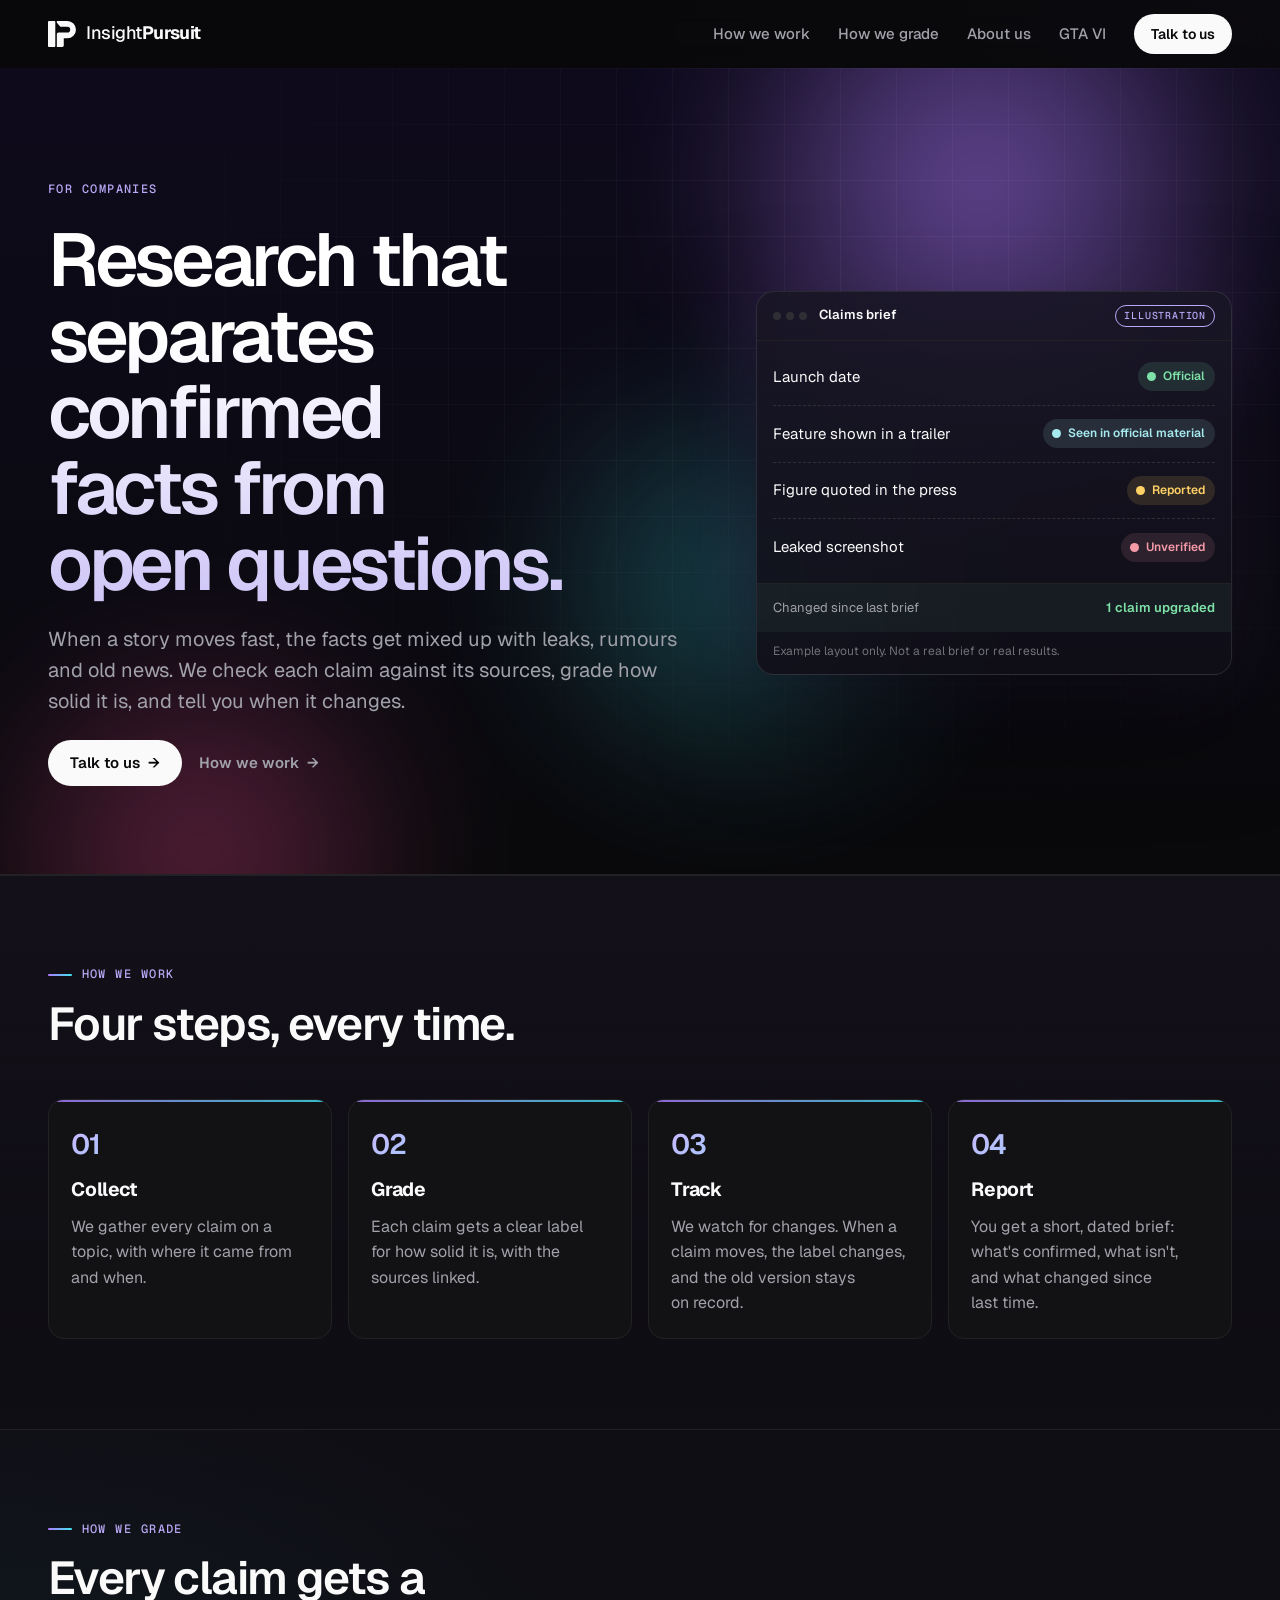
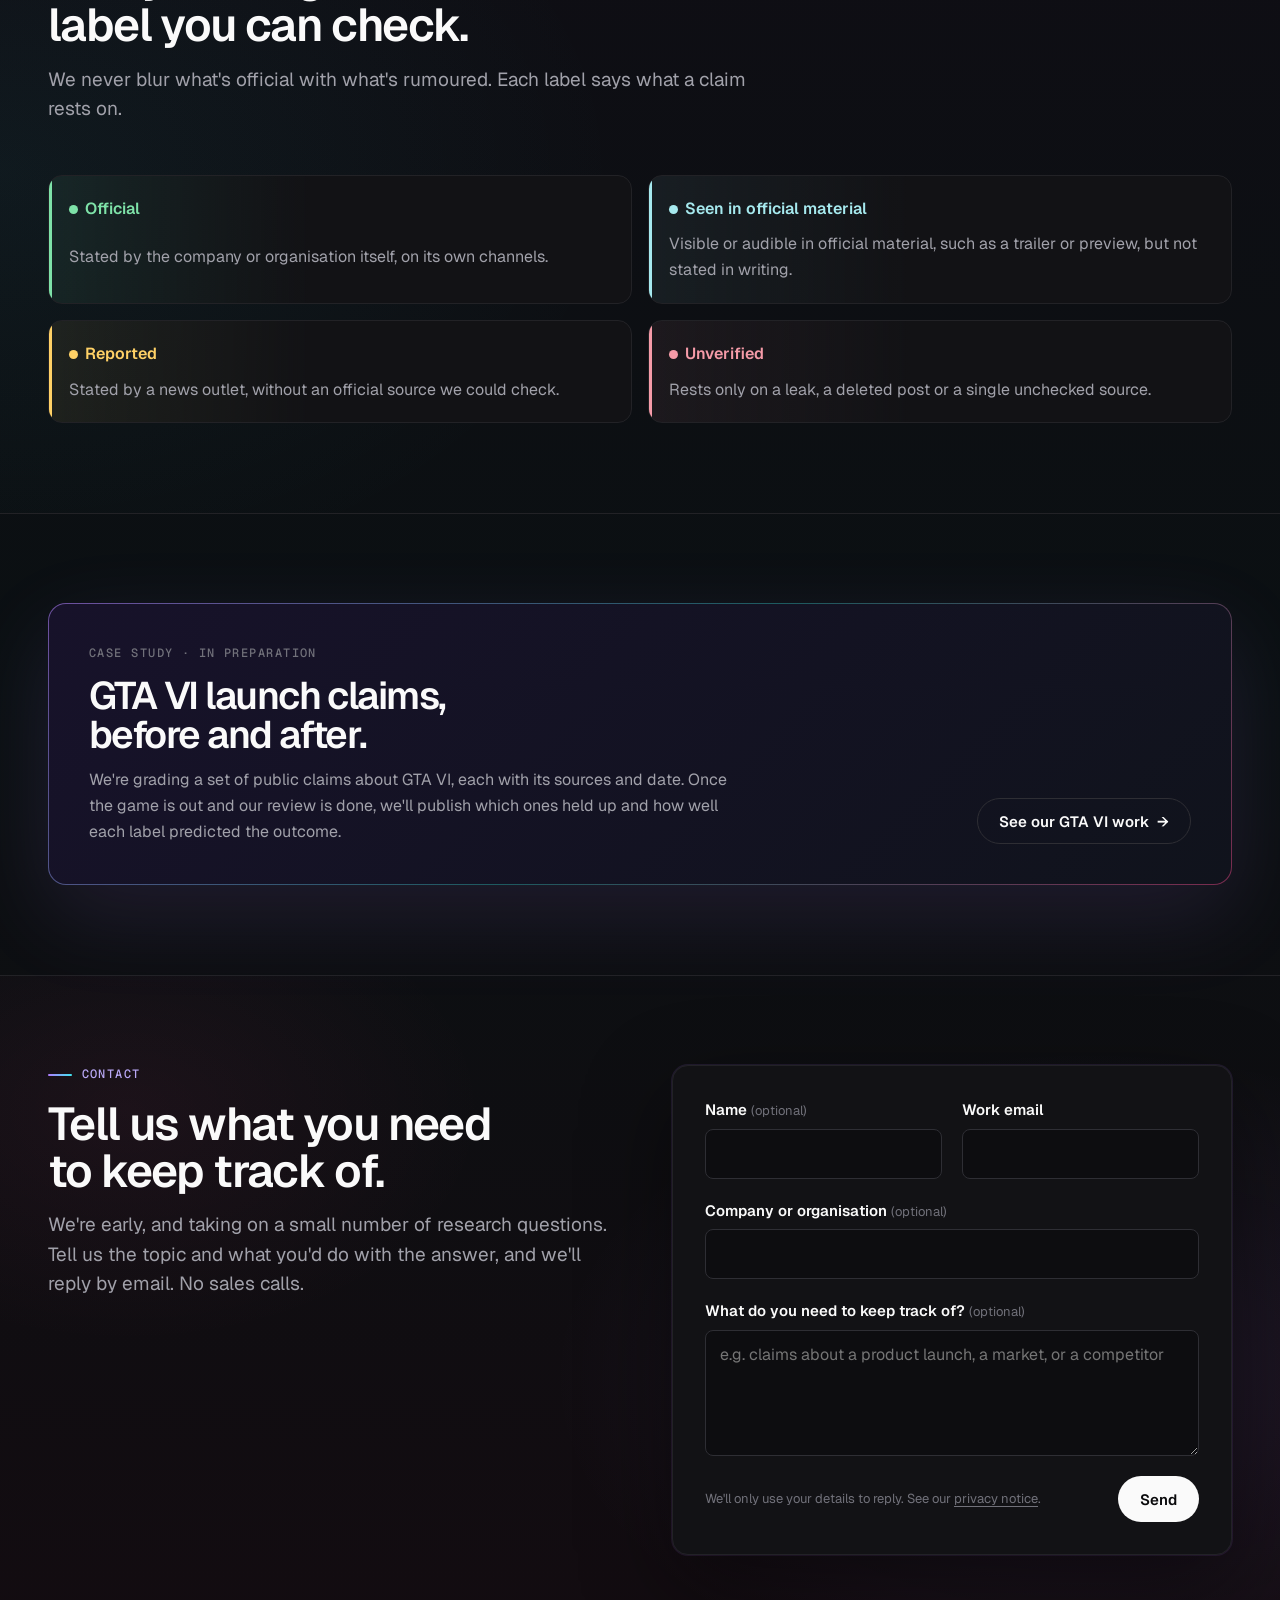
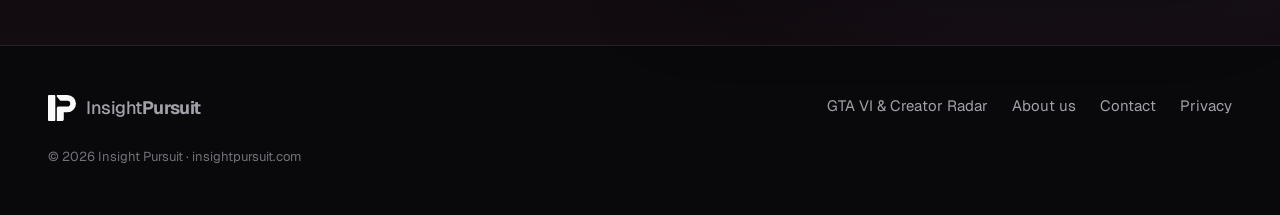
<file: business.html>
<!doctype html>
<html lang="en">
<head>
<meta charset="utf-8">
<meta name="viewport" content="width=device-width, initial-scale=1, viewport-fit=cover">
<title>For companies · Insight Pursuit</title>
<meta name="claude:viewport-fit-sides" content="cover">
<meta name="description" content="Insight Pursuit verifies fast-moving claims against their sources, grades how solid each one is, and tracks what changes.">
<link rel="canonical" href="https://insightpursuit.com/business.html">
<meta property="og:type" content="website">
<meta property="og:title" content="Insight Pursuit for companies">
<meta property="og:description" content="Know what's true, and what to do next. Starting with GTA VI.">
<meta property="og:url" content="https://insightpursuit.com/business.html">
<meta property="og:image" content="https://insightpursuit.com/assets/brand/og-image.png">
<meta name="twitter:card" content="summary_large_image">
<meta name="theme-color" content="#0A0714">
<link rel="icon" href="favicon.svg" type="image/svg+xml">
<link rel="icon" href="favicon-32.png" sizes="32x32" type="image/png">
<link rel="apple-touch-icon" href="apple-touch-icon.png">
<link rel="preconnect" href="https://fonts.googleapis.com">
<link rel="preconnect" href="https://fonts.gstatic.com" crossorigin>
<link rel="stylesheet" href="https://fonts.googleapis.com/css2?family=Geist:wght@400;500;600&family=Instrument+Serif:ital@1&family=Geist+Mono:wght@500;600&display=swap">
<link rel="stylesheet" href="assets/css/site.css">
<script src="assets/js/config.js"></script>
<script src="assets/js/site.js" defer></script>
</head>
<body class="biz">
<a class="skip" href="#main">Skip to content</a>

<header class="site-header" id="top">
  <div class="wrap">
    <a class="brand" href="index.html" aria-label="Insight Pursuit home">
      <svg class="brand-mark" viewBox="358 300 545 505" aria-hidden="true" focusable="false"><g fill="currentColor"><rect x="358" y="300" width="142" height="505" rx="18"/><path d="M530 300H735A167.5 167.5 0 0 1 735 635H665V777Q665 805 637 805H530V553Q530 523 560 523H735A55 55 0 0 0 735 413H598L536 340Q530 333 530 322Z"/></g></svg>
      <span class="wordmark">Insight<b>Pursuit</b></span>
    </a>
    <button class="btn btn-quiet btn-sm nav-toggle" id="nav-toggle" type="button" aria-expanded="false" aria-controls="site-nav">Menu</button>
    <nav class="nav" id="site-nav" aria-label="Main">
      <a href="#method">How we work</a>
      <a href="#grades">How we grade</a>
      <a href="company.html">About us</a>
      <a href="index.html">GTA VI</a>
      <a class="btn btn-primary btn-sm" href="#contact">Talk to us</a>
    </nav>
  </div>
</header>

<main id="main">
  <section class="biz-hero" aria-labelledby="hero-title">
    <div class="biz-bg" aria-hidden="true"><div class="aurora a1"></div><div class="aurora a2"></div><div class="aurora a3"></div><div class="biz-grid"></div></div>
    <div class="wrap biz-hero-grid"><div class="biz-hero-inner">
      <span class="label">For companies</span>
      <h1 id="hero-title" class="display">Research that separates confirmed facts from open questions.</h1>
      <p class="lede">When a story moves fast, the facts get mixed up with leaks, rumours and old news. We check each claim against its sources, grade how solid it is, and tell you when it changes.</p>
      <div class="actions">
        <a class="btn btn-primary" href="#contact">Talk to us <span class="arrow" aria-hidden="true">→</span></a>
        <a class="btn btn-link" href="#method">How we work <span class="arrow" aria-hidden="true">→</span></a>
      </div>
    </div>
    <figure class="brief" aria-label="Illustration of a claims brief">
      <div class="brief-bar"><span class="lights" aria-hidden="true"><i></i><i></i><i></i></span><span class="brief-title">Claims brief</span><span class="tag tag-concept">Illustration</span></div>
      <ul class="brief-list">
        <li><span class="c">Launch date</span><span class="g g1">Official</span></li>
        <li><span class="c">Feature shown in a trailer</span><span class="g g2">Seen in official material</span></li>
        <li><span class="c">Figure quoted in the press</span><span class="g g3">Reported</span></li>
        <li><span class="c">Leaked screenshot</span><span class="g g4">Unverified</span></li>
      </ul>
      <div class="brief-foot"><span>Changed since last brief</span><b>1 claim upgraded</b></div>
      <figcaption>Example layout only. Not a real brief or real results.</figcaption>
    </figure>
    </div>
  </section>

  <section class="section biz-band" id="method" aria-labelledby="method-title">
    <div class="wrap">
      <div class="section-head">
        <span class="label">How we work</span>
        <h2 id="method-title" class="display">Four steps, every time.</h2>
      </div>
      <ol class="biz-steps">
        <li><span class="n">01</span><h3>Collect</h3><p>We gather every claim on a topic, with where it came from and when.</p></li>
        <li><span class="n">02</span><h3>Grade</h3><p>Each claim gets a clear label for how solid it is, with the sources linked.</p></li>
        <li><span class="n">03</span><h3>Track</h3><p>We watch for changes. When a claim moves, the label changes, and the old version stays on record.</p></li>
        <li><span class="n">04</span><h3>Report</h3><p>You get a short, dated brief: what's confirmed, what isn't, and what changed since last time.</p></li>
      </ol>
    </div>
  </section>

  <section class="section biz-band-2" id="grades" aria-labelledby="grades-title">
    <div class="wrap">
      <div class="section-head">
        <span class="label">How we grade</span>
        <h2 id="grades-title" class="display">Every claim gets a label you can check.</h2>
        <p>We never blur what's official with what's rumoured. Each label says what a claim rests on.</p>
      </div>
      <dl class="grades">
        <div><dt><span class="g g1">Official</span></dt><dd>Stated by the company or organisation itself, on its own channels.</dd></div>
        <div><dt><span class="g g2">Seen in official material</span></dt><dd>Visible or audible in official material, such as a trailer or preview, but not stated in writing.</dd></div>
        <div><dt><span class="g g3">Reported</span></dt><dd>Stated by a news outlet, without an official source we could check.</dd></div>
        <div><dt><span class="g g4">Unverified</span></dt><dd>Rests only on a leak, a deleted post or a single unchecked source.</dd></div>
      </dl>
    </div>
  </section>

  <section class="section" id="case" aria-labelledby="case-title">
    <div class="wrap">
      <div class="case">
        <div>
          <span class="label">Case study · in preparation</span>
          <h2 id="case-title" class="display">GTA VI launch claims, before and after.</h2>
          <p>We're grading a set of public claims about GTA VI, each with its sources and date. Once the game is out and our review is done, we'll publish which ones held up and how well each label predicted the outcome.</p>
        </div>
        <a class="btn btn-quiet" href="index.html">See our GTA VI work <span class="arrow" aria-hidden="true">→</span></a>
      </div>
    </div>
  </section>

  <section class="section biz-contact" id="contact" aria-labelledby="contact-title">
    <div class="wrap access">
      <div class="section-head">
        <span class="label">Contact</span>
        <h2 id="contact-title" class="display">Tell us what you need to keep track of.</h2>
        <p>We're early, and taking on a small number of research questions. Tell us the topic and what you'd do with the answer, and we'll reply by email. No sales calls.</p>
      </div>
      <form class="form" name="business" method="POST" data-netlify="true" netlify-honeypot="website_url" data-ip-form data-hp="website_url" novalidate data-ok-title="Thanks, we got your message." data-ok-detail="We'll reply to the email you gave us.">
        <input type="hidden" name="form-name" value="business">
        <input type="hidden" name="referrer" value="">
        <input type="hidden" name="campaign" value="">
        <div class="two">
          <div class="field"><label for="b-name">Name <span class="hint">(optional)</span></label><input id="b-name" name="name" type="text" autocomplete="name" maxlength="120"></div>
          <div class="field"><label for="b-email">Work email</label><input id="b-email" name="email" type="email" autocomplete="email" required maxlength="254" aria-describedby="b-email-error"><span class="error" id="b-email-error" hidden></span></div>
        </div>
        <div class="field"><label for="b-org">Company or organisation <span class="hint">(optional)</span></label><input id="b-org" name="organisation" type="text" autocomplete="organization" maxlength="160"></div>
        <div class="field"><label for="b-need">What do you need to keep track of? <span class="hint">(optional)</span></label><textarea id="b-need" name="need" rows="4" maxlength="1000" placeholder="e.g. claims about a product launch, a market, or a competitor"></textarea></div>
        <div class="hp" aria-hidden="true"><label for="b-hp">Leave this field empty</label><input id="b-hp" name="website_url" type="text" tabindex="-1" autocomplete="off"></div>
        <div class="form-status" role="status" hidden></div>
        <div class="form-foot">
          <p>We'll only use your details to reply. See our <a href="privacy.html">privacy notice</a>.</p>
          <button class="btn btn-primary" type="submit">Send</button>
        </div>
      </form>
    </div>
  </section>
</main>

<footer class="site-footer">
  <div class="wrap">
    <a class="brand" href="index.html">
      <svg class="brand-mark" viewBox="358 300 545 505" aria-hidden="true" focusable="false"><g fill="currentColor"><rect x="358" y="300" width="142" height="505" rx="18"/><path d="M530 300H735A167.5 167.5 0 0 1 735 635H665V777Q665 805 637 805H530V553Q530 523 560 523H735A55 55 0 0 0 735 413H598L536 340Q530 333 530 322Z"/></g></svg>
      <span class="wordmark">Insight<b>Pursuit</b></span>
    </a>
    <nav aria-label="Footer">
      <a href="index.html">GTA VI &amp; Creator Radar</a>
      <a href="company.html">About us</a>
      <a href="#contact">Contact</a>
      <a href="privacy.html">Privacy</a>
    </nav>
    <small>© <span id="year">2026</span> Insight Pursuit · insightpursuit.com</small>
  </div>
</footer>
</body>
</html>
</file>
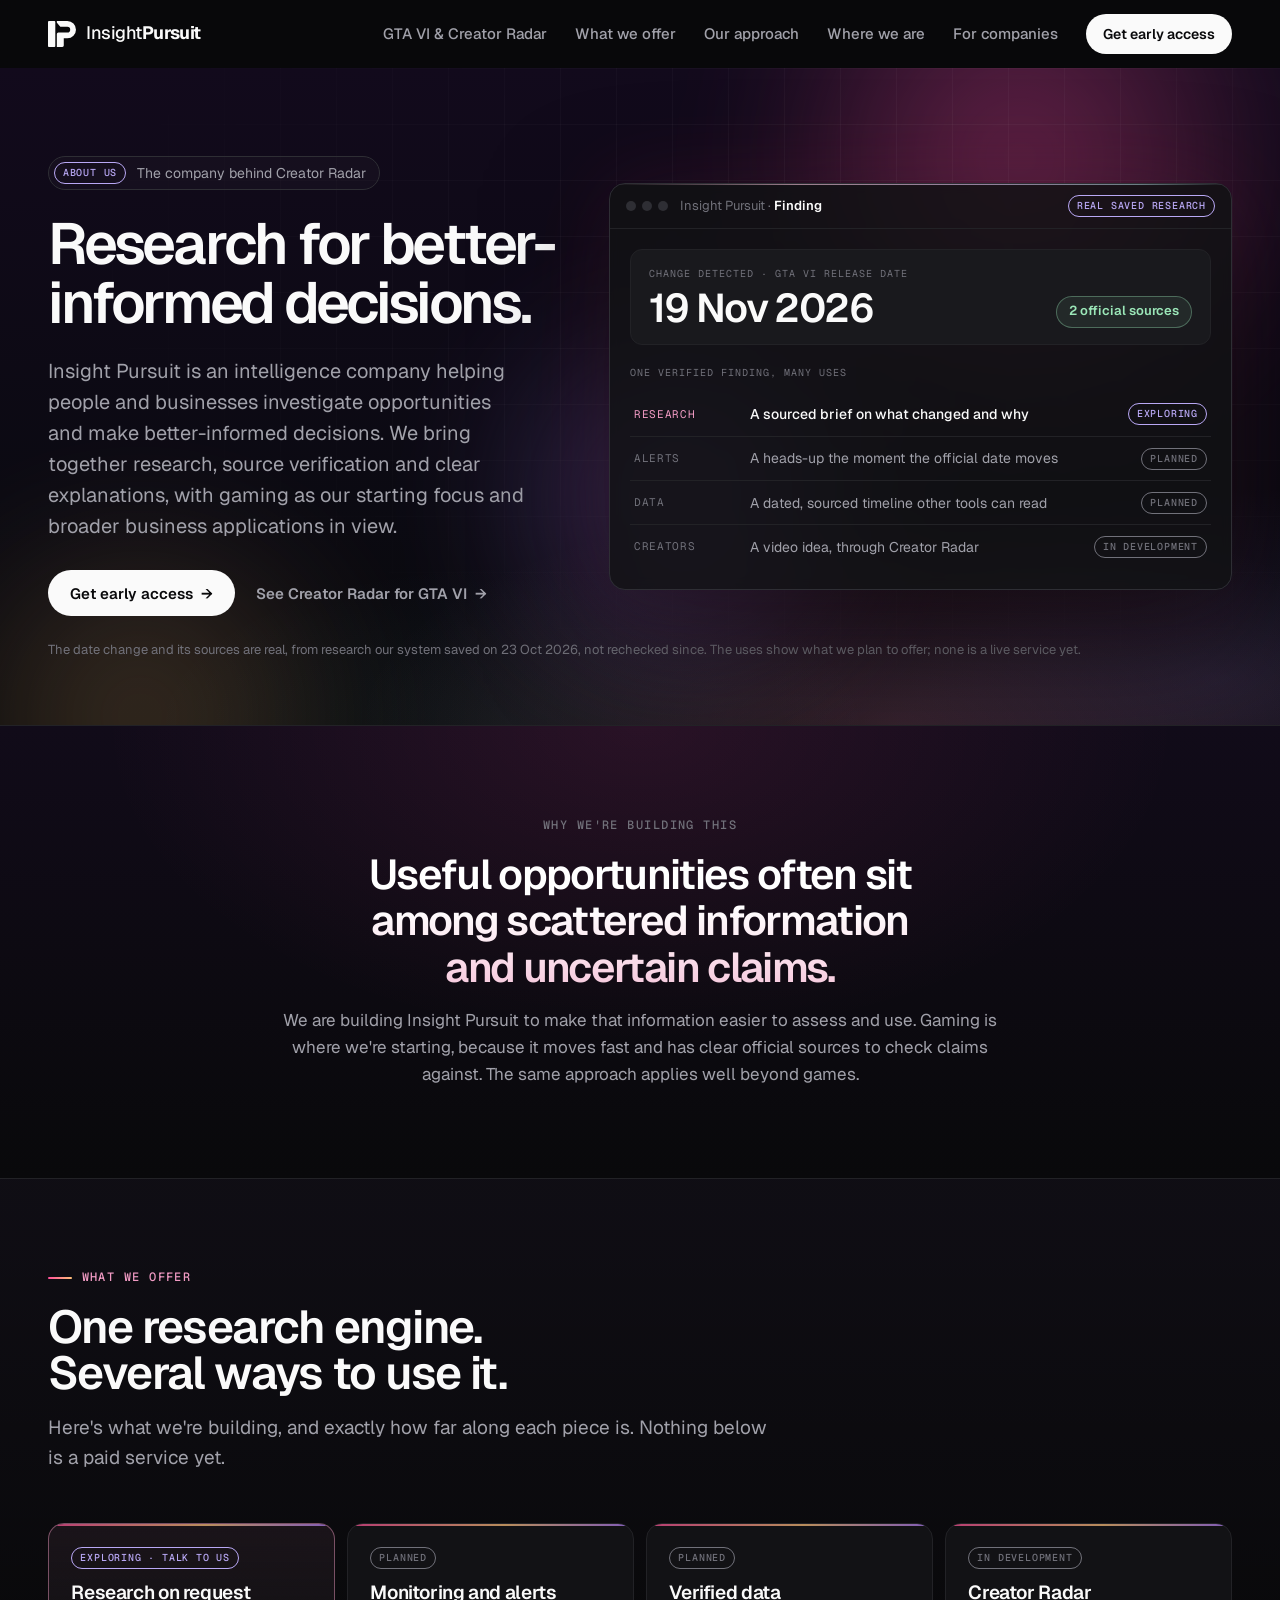
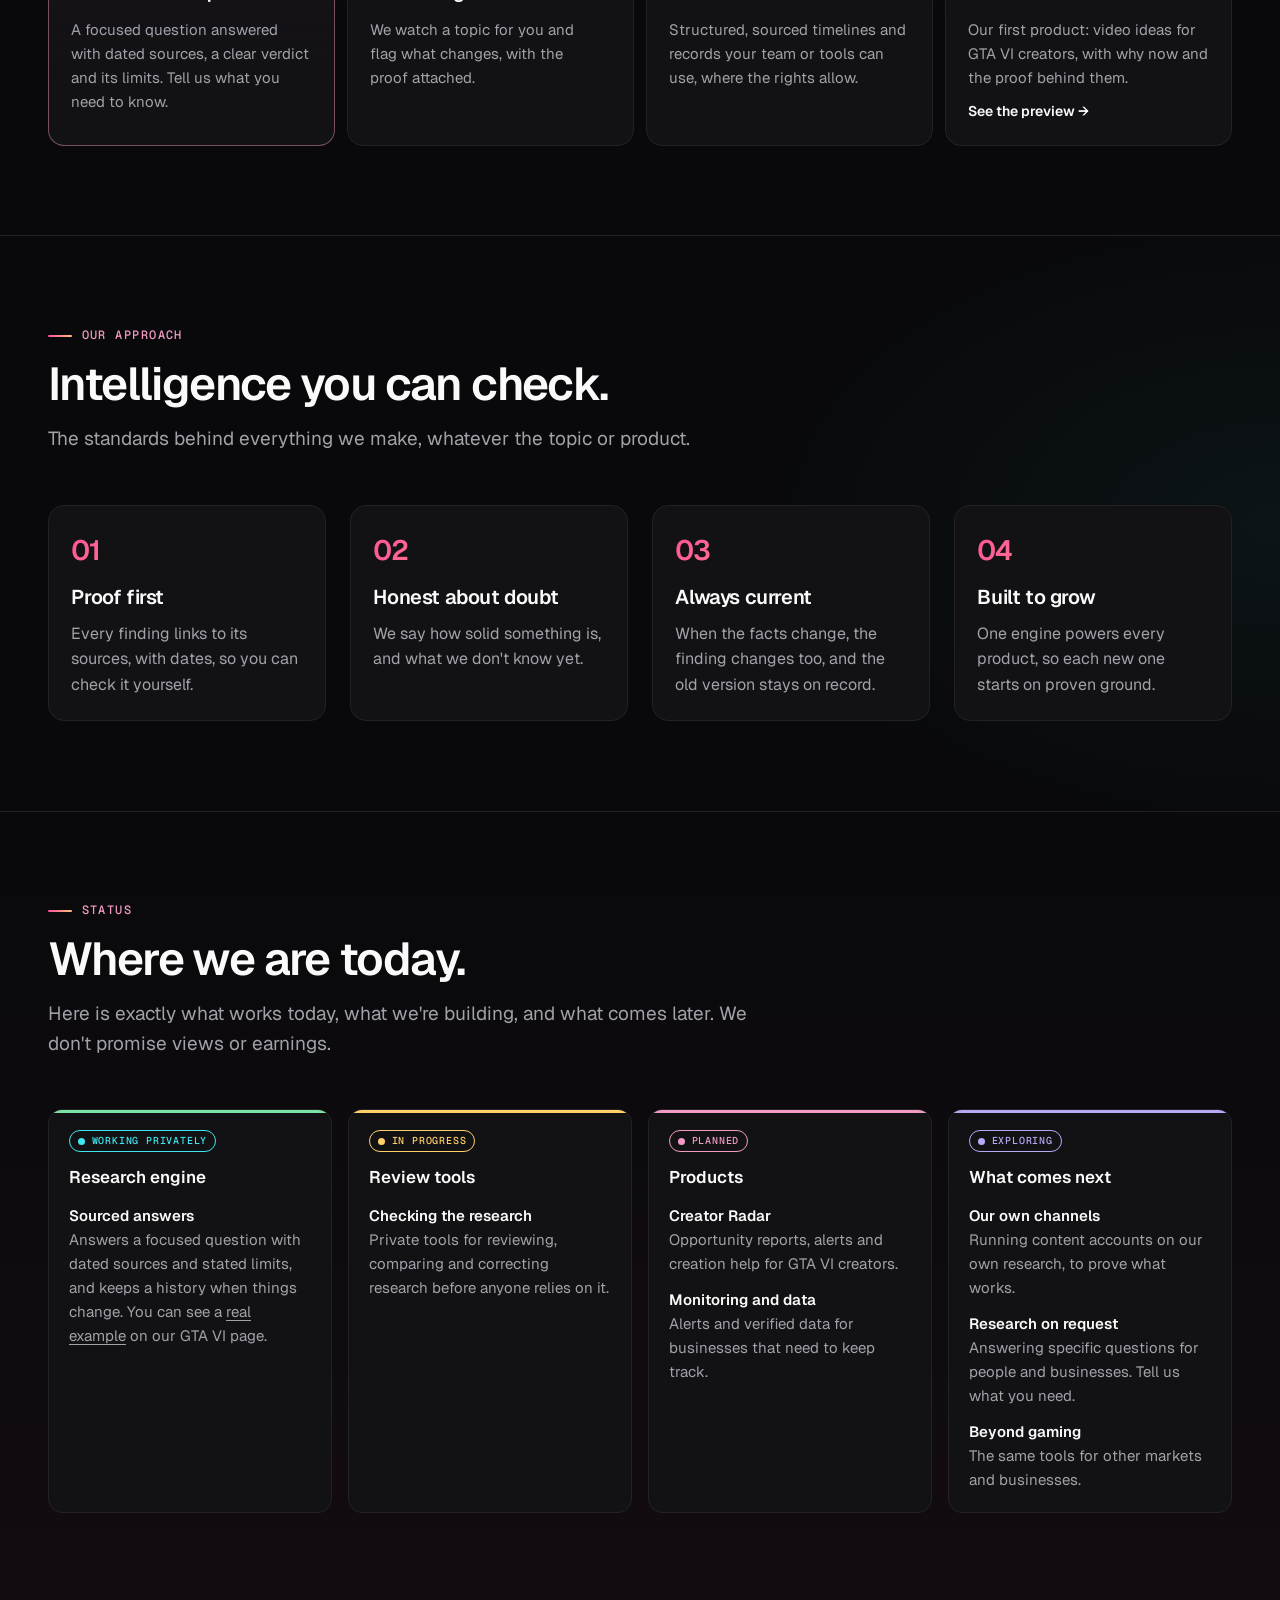
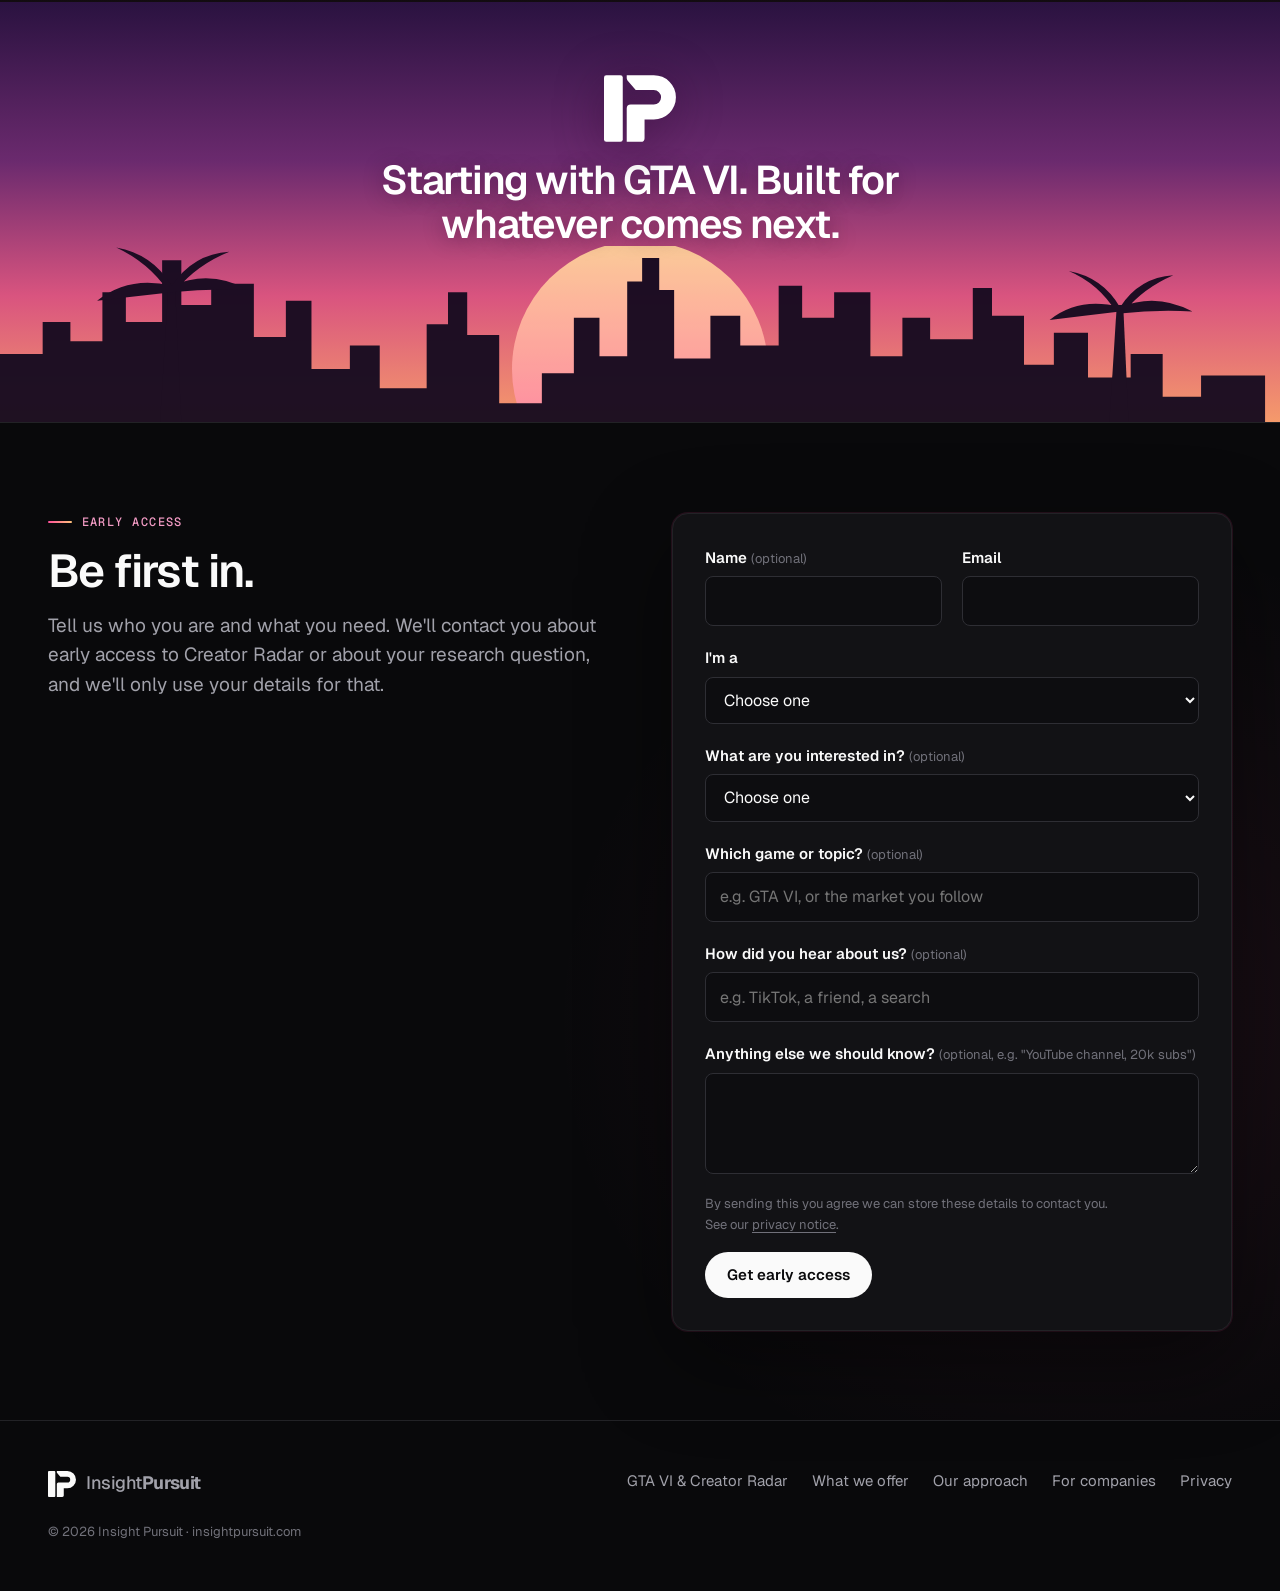
<file: company.html>
<!doctype html>
<html lang="en">
<head>
<meta charset="utf-8">
<meta name="viewport" content="width=device-width, initial-scale=1, viewport-fit=cover">
<title>About Insight Pursuit</title>
<meta name="claude:viewport-fit-sides" content="cover">
<meta name="description" content="Insight Pursuit turns scattered news, updates and activity into verified intelligence. We're starting with GTA VI and Creator Radar.">
<link rel="canonical" href="https://insightpursuit.com/company.html">
<meta property="og:type" content="website">
<meta property="og:title" content="About Insight Pursuit">
<meta property="og:description" content="Know what's true, and what to do next. Starting with GTA VI.">
<meta property="og:url" content="https://insightpursuit.com/company.html">
<meta property="og:image" content="https://insightpursuit.com/assets/brand/og-image.png">
<meta name="twitter:card" content="summary_large_image">
<meta name="theme-color" content="#0A0714">
<link rel="icon" href="favicon.svg" type="image/svg+xml">
<link rel="icon" href="favicon-32.png" sizes="32x32" type="image/png">
<link rel="apple-touch-icon" href="apple-touch-icon.png">
<link rel="preconnect" href="https://fonts.googleapis.com">
<link rel="preconnect" href="https://fonts.gstatic.com" crossorigin>
<link rel="stylesheet" href="https://fonts.googleapis.com/css2?family=Geist:wght@400;500;600&family=Instrument+Serif:ital@1&family=Geist+Mono:wght@500;600&display=swap">
<link rel="stylesheet" href="assets/css/site.css">
<script src="assets/js/config.js"></script>
<script src="assets/js/site.js" defer></script>
</head>
<body class="about">
<a class="skip" href="#main">Skip to content</a>

<header class="site-header" id="top">
  <div class="wrap">
    <a class="brand" href="index.html" aria-label="Insight Pursuit home">
      <svg class="brand-mark" viewBox="358 300 545 505" aria-hidden="true" focusable="false"><g fill="currentColor"><rect x="358" y="300" width="142" height="505" rx="18"/><path d="M530 300H735A167.5 167.5 0 0 1 735 635H665V777Q665 805 637 805H530V553Q530 523 560 523H735A55 55 0 0 0 735 413H598L536 340Q530 333 530 322Z"/></g></svg>
      <span class="wordmark">Insight<b>Pursuit</b></span>
    </a>
    <button class="btn btn-quiet btn-sm nav-toggle" id="nav-toggle" type="button" aria-expanded="false" aria-controls="site-nav">Menu</button>
    <nav class="nav" id="site-nav" aria-label="Main">
      <a href="index.html">GTA VI &amp; Creator Radar</a>
      <a href="#offer">What we offer</a>
      <a href="#approach">Our approach</a>
      <a href="#status">Where we are</a>
      <a href="business.html">For companies</a>
      <a class="btn btn-primary btn-sm" href="#access">Get early access</a>
    </nav>
  </div>
</header>

<main id="main">
  <section class="hero hero-split" aria-labelledby="hero-title">
    <div class="hero-bg" aria-hidden="true"><div class="dusk"></div><div class="aurora b1"></div><div class="aurora b2"></div><div class="aurora b3"></div><div class="biz-grid"></div></div>
    <div class="wrap split-grid">
      <div class="split-copy">
        <span class="hero-pill"><span class="tag tag-concept">About us</span>The company behind Creator Radar</span>
        <h1 id="hero-title" class="display">Research for better-informed decisions.</h1>
        <p class="lede">Insight Pursuit is an intelligence company helping people and businesses investigate opportunities and make better-informed decisions. We bring together research, source verification and clear explanations, with gaming as our starting focus and broader business applications in view.</p>
        <div class="actions">
          <a class="btn btn-primary" href="#access">Get early access <span class="arrow" aria-hidden="true">→</span></a>
          <a class="btn btn-link" href="index.html">See Creator Radar for GTA&nbsp;VI <span class="arrow" aria-hidden="true">→</span></a>
        </div>
      </div>

      <figure class="app" aria-labelledby="app-caption">
        <div class="app-bar">
          <span class="lights" aria-hidden="true"><i></i><i></i><i></i></span>
          <span class="app-title">Insight Pursuit <span aria-hidden="true">·</span> <b>Finding</b></span>
          <span class="tag tag-concept">Real saved research</span>
        </div>
        <div class="finding">
          <div class="f-answer">
            <div>
              <span class="tile-k-inline">Change detected · GTA VI release date</span>
              <p class="date-v">19 Nov 2026</p>
            </div>
            <span class="verdict">2 official sources</span>
          </div>
          <span class="tile-k-inline uses-k">One verified finding, many uses</span>
          <ul class="uses">
            <li class="first"><span class="who">Research</span><span class="what">A sourced brief on what changed and why</span><span class="tag tag-concept">Exploring</span></li>
            <li><span class="who">Alerts</span><span class="what">A heads-up the moment the official date moves</span><span class="tag tag-planned">Planned</span></li>
            <li><span class="who">Data</span><span class="what">A dated, sourced timeline other tools can read</span><span class="tag tag-planned">Planned</span></li>
            <li><span class="who">Creators</span><span class="what">A video idea, through Creator Radar</span><span class="tag tag-planned">In development</span></li>
          </ul>
        </div>
      </figure>
    </div>
    <p class="wrap app-caption" id="app-caption">The date change and its sources are real, from research our system saved on 23 Oct 2026, not rechecked since. The uses show what we plan to offer; none is a live service yet.</p>
  </section>

  <section class="section mission" id="why" aria-labelledby="why-title">
    <div class="wrap">
      <div class="mission-inner">
        <span class="label">Why we're building this</span>
        <h2 id="why-title" class="display">Useful opportunities often sit among scattered information and uncertain claims.</h2>
        <p>We are building Insight Pursuit to make that information easier to assess and use. Gaming is where we're starting, because it moves fast and has clear official sources to check claims against. The same approach applies well beyond games.</p>
      </div>
    </div>
  </section>

  <section class="section" id="offer" aria-labelledby="offer-title">
    <div class="wrap">
      <div class="section-head">
        <span class="label">What we offer</span>
        <h2 id="offer-title" class="display">One research engine. Several ways to use it.</h2>
        <p>Here's what we're building, and exactly how far along each piece is. Nothing below is a paid service yet.</p>
      </div>
      <div class="offer-grid">
        <article class="offer-card on"><span class="tag tag-concept">Exploring · talk to us</span><h3>Research on request</h3><p>A focused question answered with dated sources, a clear verdict and its limits. Tell us what you need to know.</p></article>
        <article class="offer-card"><span class="tag tag-planned">Planned</span><h3>Monitoring and alerts</h3><p>We watch a topic for you and flag what changes, with the proof attached.</p></article>
        <article class="offer-card"><span class="tag tag-planned">Planned</span><h3>Verified data</h3><p>Structured, sourced timelines and records your team or tools can use, where the rights allow.</p></article>
        <article class="offer-card"><span class="tag tag-planned">In development</span><h3>Creator Radar</h3><p>Our first product: video ideas for GTA VI creators, with why now and the proof behind them.</p><a class="offer-link" href="index.html">See the preview <span aria-hidden="true">→</span></a></article>
      </div>
    </div>
  </section>

  <section class="section" id="approach" aria-labelledby="approach-title">
    <div class="wrap">
      <div class="section-head">
        <span class="label">Our approach</span>
        <h2 id="approach-title" class="display">Intelligence you can check.</h2>
        <p>The standards behind everything we make, whatever the topic or product.</p>
      </div>
      <div class="promise four">
        <div><span class="n">01</span><h3>Proof first</h3><p>Every finding links to its sources, with dates, so you can check it yourself.</p></div>
        <div><span class="n">02</span><h3>Honest about doubt</h3><p>We say how solid something is, and what we don't know yet.</p></div>
        <div><span class="n">03</span><h3>Always current</h3><p>When the facts change, the finding changes too, and the old version stays on record.</p></div>
        <div><span class="n">04</span><h3>Built to grow</h3><p>One engine powers every product, so each new one starts on proven ground.</p></div>
      </div>
    </div>
  </section>

  <section class="section" id="status" aria-labelledby="status-title">
    <div class="wrap">
      <div class="section-head">
        <span class="label">Status</span>
        <h2 id="status-title" class="display">Where we are today.</h2>
        <p>Here is exactly what works today, what we're building, and what comes later. We don't promise views or earnings.</p>
      </div>
      <div class="status-grid">
        <div class="status-col">
          <span class="tag tag-working"><span class="dot"></span>Working privately</span>
          <h3>Research engine</h3>
          <ul><li><strong>Sourced answers</strong>Answers a focused question with dated sources and stated limits, and keeps a history when things change. You can see a <a href="index.html#demo">real example</a> on our GTA&nbsp;VI page.</li></ul>
        </div>
        <div class="status-col">
          <span class="tag tag-live"><span class="dot"></span>In progress</span>
          <h3>Review tools</h3>
          <ul><li><strong>Checking the research</strong>Private tools for reviewing, comparing and correcting research before anyone relies on it.</li></ul>
        </div>
        <div class="status-col">
          <span class="tag" style="color:var(--accent)"><span class="dot"></span>Planned</span>
          <h3>Products</h3>
          <ul><li><strong>Creator Radar</strong>Opportunity reports, alerts and creation help for GTA VI creators.</li><li><strong>Monitoring and data</strong>Alerts and verified data for businesses that need to keep track.</li></ul>
        </div>
        <div class="status-col">
          <span class="tag tag-concept"><span class="dot"></span>Exploring</span>
          <h3>What comes next</h3>
          <ul>
            <li><strong>Our own channels</strong>Running content accounts on our own research, to prove what works.</li>
            <li><strong>Research on request</strong>Answering specific questions for people and businesses. Tell us what you need.</li>
            <li><strong>Beyond gaming</strong>The same tools for other markets and businesses.</li>
          </ul>
        </div>
      </div>
    </div>
  </section>

  <section class="sunset" aria-label="Starting with GTA VI">
    <div class="sunset-art" aria-hidden="true">
      <svg viewBox="0 0 1200 300" preserveAspectRatio="xMidYMax slice">
        <circle cx="600" cy="250" r="120" fill="url(#sun)"/>
        <defs><linearGradient id="sun" x1="0" y1="0" x2="0" y2="1"><stop offset="0" stop-color="#FFD39A"/><stop offset="1" stop-color="#FF6FA8"/></linearGradient></defs>
        <path fill="#140A1F" d="M0 [base64]"/>
        <g fill="#140A1F">
          <path d="M150 300 L158 170 L164 170 L170 300Z"/><path d="M161 172 q-40 -10 -70 14 q34 -4 70 -8z M161 172 q36 -16 72 4 q-36 -2 -72 2z M161 172 q-18 -30 -52 -36 q30 14 48 40z M161 172 q20 -30 54 -32 q-30 12 -50 36z"/>
          <path d="M1040 300 L1047 190 L1053 190 L1058 300Z"/><path d="M1050 192 q-38 -10 -66 12 q32 -4 66 -8z M1050 192 q34 -14 68 4 q-34 -2 -68 2z M1050 192 q-16 -28 -48 -34 q28 12 44 38z M1050 192 q18 -28 50 -30 q-28 12 -46 34z"/>
        </g>
      </svg>
    </div>
    <div class="wrap sunset-copy">
      <svg class="sunset-mark" viewBox="358 300 545 505" aria-hidden="true" focusable="false"><g fill="currentColor"><rect x="358" y="300" width="142" height="505" rx="18"/><path d="M530 300H735A167.5 167.5 0 0 1 735 635H665V777Q665 805 637 805H530V553Q530 523 560 523H735A55 55 0 0 0 735 413H598L536 340Q530 333 530 322Z"/></g></svg>
      <p class="sunset-line">Starting with GTA&nbsp;VI. Built for whatever comes next.</p>
    </div>
  </section>

  <section class="section" id="access" aria-labelledby="access-title">
    <div class="wrap access">
      <div class="section-head">
        <span class="label">Early access</span>
        <h2 id="access-title" class="display">Be first in.</h2>
        <p>Tell us who you are and what you need. We'll contact you about early access to Creator Radar or about your research question, and we'll only use your details for that.</p>
      </div>

      <form class="form" id="interest-form" name="early-access" method="POST" data-netlify="true" netlify-honeypot="company" data-ip-form data-hp="company" novalidate>
        <input type="hidden" name="form-name" value="early-access">
        <div class="two">
          <div class="field">
            <label for="f-name">Name <span class="hint">(optional)</span></label>
            <input id="f-name" name="name" type="text" autocomplete="name" maxlength="120">
          </div>
          <div class="field">
            <label for="f-email">Email</label>
            <input id="f-email" name="email" type="email" autocomplete="email" required maxlength="254" aria-describedby="f-email-error">
            <span class="error" id="f-email-error" hidden></span>
          </div>
        </div>
        <div class="field">
          <label for="f-role">I'm a</label>
          <select id="f-role" name="role" required aria-describedby="f-role-error">
            <option value="">Choose one</option>
            <option>Content creator</option>
            <option>Business or team</option>
            <option>Publisher or news site</option>
            <option>Community or server owner</option>
            <option>Developer</option>
            <option>Player</option>
            <option>Investor</option>
            <option>Collaborator</option>
            <option>Something else</option>
          </select>
          <span class="error" id="f-role-error" hidden></span>
        </div>
        <div class="field">
          <label for="f-interest">What are you interested in? <span class="hint">(optional)</span></label>
          <select id="f-interest" name="interest">
            <option value="">Choose one</option>
            <option>Creator Radar</option>
            <option>Research on a specific question</option>
            <option>Monitoring and alerts</option>
            <option>Verified data</option>
            <option>Just following along</option>
          </select>
        </div>
        <div class="field">
          <label for="f-game">Which game or topic? <span class="hint">(optional)</span></label>
          <input id="f-game" name="game" type="text" maxlength="120" placeholder="e.g. GTA VI, or the market you follow">
        </div>
        <div class="field">
          <label for="f-heard">How did you hear about us? <span class="hint">(optional)</span></label>
          <input id="f-heard" name="heard" type="text" maxlength="120" placeholder="e.g. TikTok, a friend, a search">
        </div>
        <input type="hidden" name="referrer" id="f-referrer" value="">
        <input type="hidden" name="campaign" id="f-campaign" value="">
        <div class="field">
          <label for="f-note">Anything else we should know? <span class="hint">(optional, e.g. "YouTube channel, 20k subs")</span></label>
          <textarea id="f-note" name="note" maxlength="1000" rows="3"></textarea>
        </div>
        <div class="hp" aria-hidden="true">
          <label for="f-company">Leave this field empty</label>
          <input id="f-company" name="company" type="text" tabindex="-1" autocomplete="off">
        </div>
        <div class="form-status" id="form-status" role="status" hidden></div>
        <div class="form-foot">
          <p>By sending this you agree we can store these details to contact you. See our <a href="privacy.html">privacy notice</a>.</p>
          <button class="btn btn-primary" id="f-submit" type="submit">Get early access</button>
        </div>
      </form>
    </div>
  </section>
</main>

<footer class="site-footer">
  <div class="wrap">
    <a class="brand" href="index.html">
      <svg class="brand-mark" viewBox="358 300 545 505" aria-hidden="true" focusable="false"><g fill="currentColor"><rect x="358" y="300" width="142" height="505" rx="18"/><path d="M530 300H735A167.5 167.5 0 0 1 735 635H665V777Q665 805 637 805H530V553Q530 523 560 523H735A55 55 0 0 0 735 413H598L536 340Q530 333 530 322Z"/></g></svg>
      <span class="wordmark">Insight<b>Pursuit</b></span>
    </a>
    <nav aria-label="Footer">
      <a href="index.html">GTA VI &amp; Creator Radar</a>
      <a href="#offer">What we offer</a>
      <a href="#approach">Our approach</a>
      <a href="business.html">For companies</a>
      <a href="privacy.html">Privacy</a>
    </nav>
    <small>© <span id="year">2026</span> Insight Pursuit · insightpursuit.com</small>
  </div>
</footer>
</body>
</html>
</file>
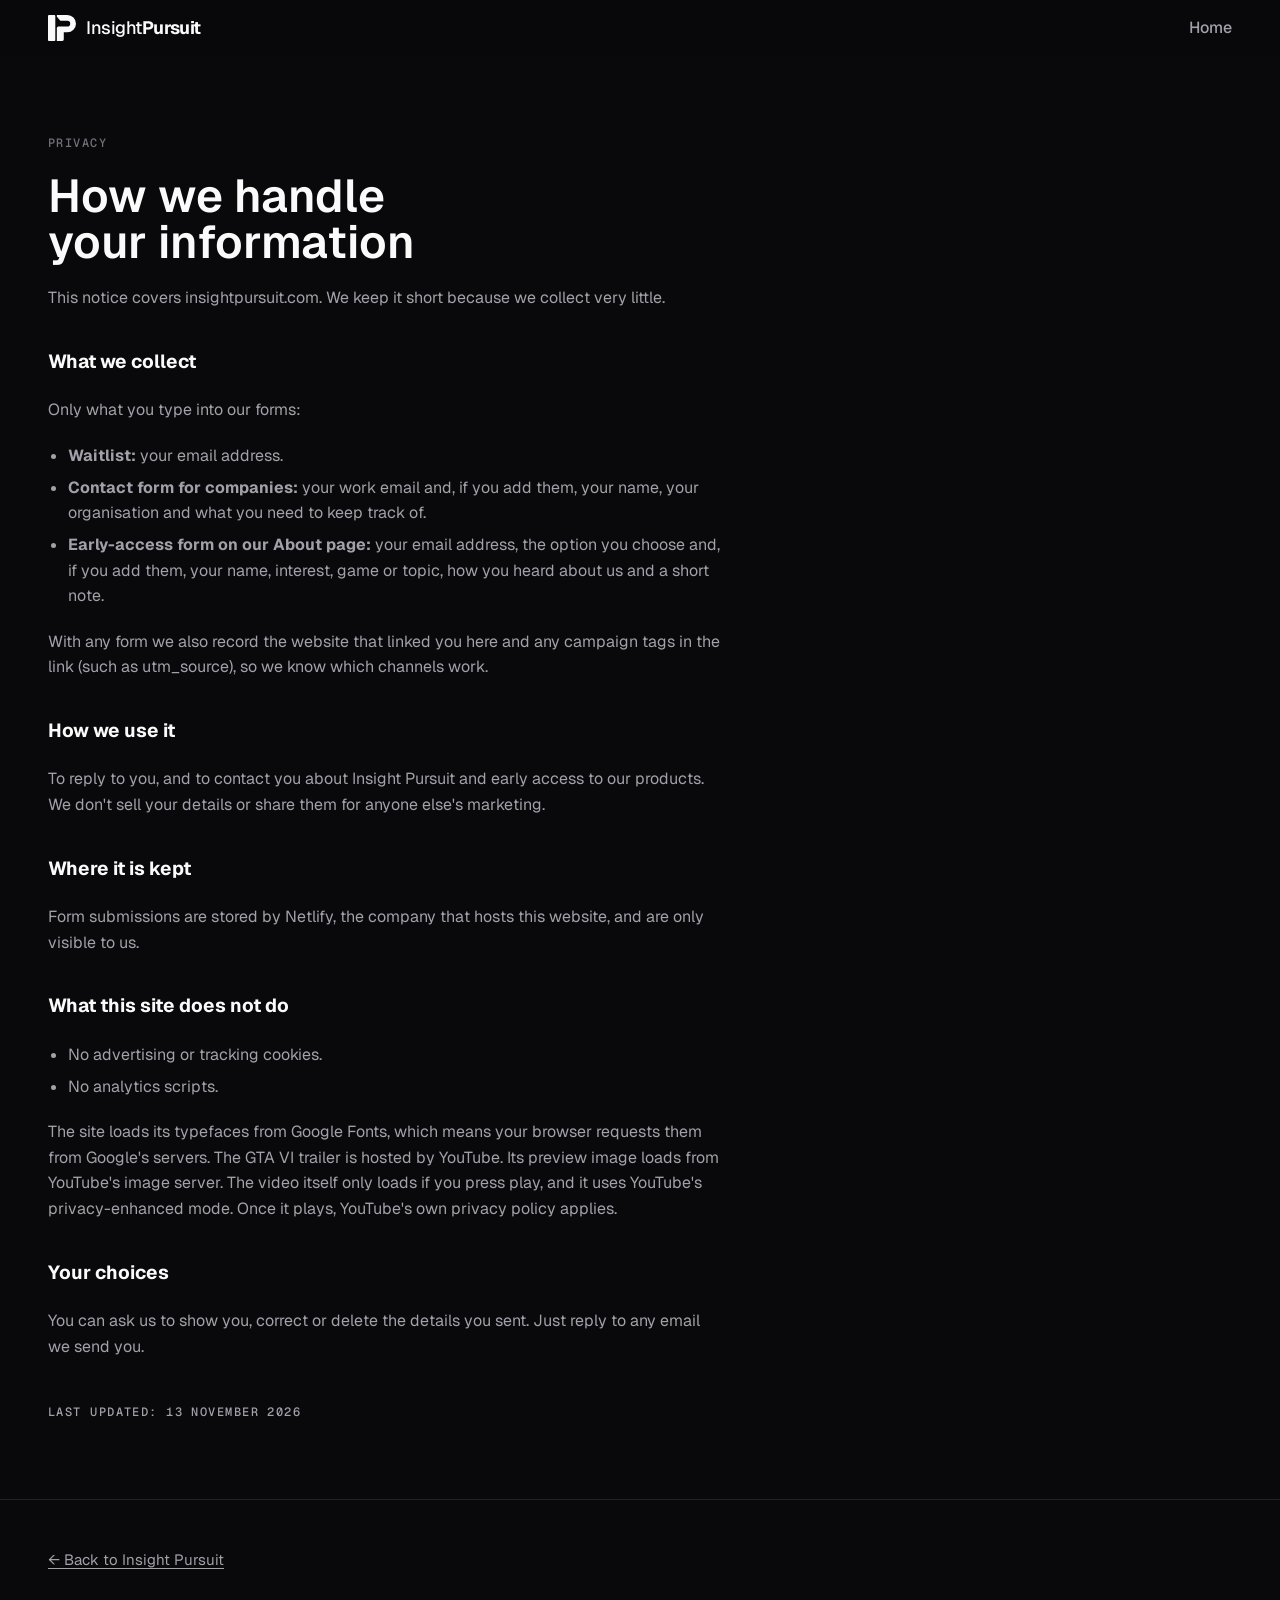
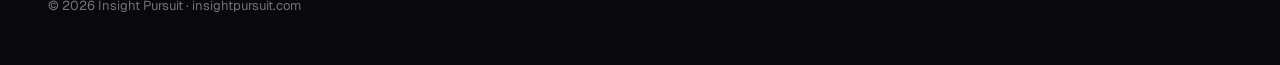
<file: privacy.html>
<!doctype html>
<html lang="en">
<head>
<meta charset="utf-8">
<meta name="viewport" content="width=device-width, initial-scale=1, viewport-fit=cover">
<title>Privacy · Insight Pursuit</title>
<meta name="claude:viewport-fit-sides" content="cover">
<meta name="description" content="How Insight Pursuit handles the information you share through this website.">
<link rel="canonical" href="https://insightpursuit.com/privacy.html">
<link rel="icon" href="favicon.svg" type="image/svg+xml">
<link rel="preconnect" href="https://fonts.googleapis.com">
<link rel="preconnect" href="https://fonts.gstatic.com" crossorigin>
<link rel="stylesheet" href="https://fonts.googleapis.com/css2?family=Geist:wght@400;500;600&family=Instrument+Serif:ital@1&family=Geist+Mono:wght@500;600&display=swap">
<link rel="stylesheet" href="assets/css/site.css">
<script src="assets/js/config.js"></script>
<script src="assets/js/site.js" defer></script>
</head>
<body>
<a class="skip" href="#main">Skip to content</a>
<div class="preview-bar" id="preview-bar" hidden>
  <div class="wrap"><strong>Preview</strong><span>Preview of this notice.</span></div>
</div>
<header class="site-header">
  <div class="wrap">
    <a class="brand" href="index.html" aria-label="Insight Pursuit home">
      <svg class="brand-mark" viewBox="358 300 545 505" aria-hidden="true" focusable="false"><g fill="currentColor"><rect x="358" y="300" width="142" height="505" rx="18"/><path d="M530 300H735A167.5 167.5 0 0 1 735 635H665V777Q665 805 637 805H530V553Q530 523 560 523H735A55 55 0 0 0 735 413H598L536 340Q530 333 530 322Z"/></g></svg>
      <span class="wordmark">Insight<b>Pursuit</b></span>
    </a>
    <a href="index.html" style="margin-left:auto; text-decoration:none; color:var(--ink-2); font-weight:500">Home</a>
  </div>
</header>
<main id="main" class="wrap">
  <article class="doc">
    <span class="label">Privacy</span>
    <h1>How we handle your information</h1>
    <p>This notice covers insightpursuit.com. We keep it short because we collect very little.</p>

    <h2>What we collect</h2>
    <p>Only what you type into our forms:</p>
    <ul>
      <li><strong>Waitlist:</strong> your email address.</li>
      <li><strong>Contact form for companies:</strong> your work email and, if you add them, your name, your organisation and what you need to keep track of.</li>
      <li><strong>Early-access form on our About page:</strong> your email address, the option you choose and, if you add them, your name, interest, game or topic, how you heard about us and a short note.</li>
    </ul>
    <p>With any form we also record the website that linked you here and any campaign tags in the link (such as utm_source), so we know which channels work.</p>

    <h2>How we use it</h2>
    <p>To reply to you, and to contact you about Insight Pursuit and early access to our products. We don't sell your details or share them for anyone else's marketing.</p>

    <h2>Where it is kept</h2>
    <p>Form submissions are stored by Netlify, the company that hosts this website, and are only visible to us.</p>

    <h2>What this site does not do</h2>
    <ul>
      <li>No advertising or tracking cookies.</li>
      <li>No analytics scripts.</li>
    </ul>
    <p>The site loads its typefaces from Google Fonts, which means your browser requests them from Google's servers. The GTA VI trailer is hosted by YouTube. Its preview image loads from YouTube's image server. The video itself only loads if you press play, and it uses YouTube's privacy-enhanced mode. Once it plays, YouTube's own privacy policy applies.</p>

    <h2>Your choices</h2>
    <p>You can ask us to show you, correct or delete the details you sent. Just reply to any email we send you.</p>

    <p class="label" style="margin-top:1.5rem">Last updated: 13 November 2026</p>
  </article>
</main>
<footer class="site-footer">
  <div class="wrap">
    <a href="index.html">← Back to Insight Pursuit</a>
    <small>© 2026 Insight Pursuit · insightpursuit.com</small>
  </div>
</footer>
</body>
</html>
</file>
<file: assets/css/site.css>
/* Insight Pursuit — site styles
   Direction (chosen 2026-11-02): bold cinematic type over a dark "mission control" ground,
   with the product shown as a live-feeling dashboard. One dark look by design.
   Hot pink = brand and action (Vice City sunset palette). Cyan = live and secondary. Yellow = the current, confirmed value. Violet = dates of record.
   Grey-green = history and planned items. */

:root {
  --bg: #09090B;
  --bg-2: #0D0D10;
  --panel: #121215;
  --panel-2: #19191D;
  --line: #222226;
  --line-2: #2E2E34;
  --ink: #FAFAFA;
  --ink-2: #A1A1AA;
  --ink-3: #71717A;
  --accent: #F29BC4;
  --accent-ink: #1A0613;
  --accent-soft: rgba(242, 155, 196, 0.14);
  --cyan: #3EE6F0;
  --live: #FFD166;
  --record: #B9A8F5;
  --ok: #7DDBA8;
  --history: #6B6B74;
  --danger: #FF7A6B;

  --font-display: "Geist", "Helvetica Neue", Arial, sans-serif;
  --font-body: "Geist", "Helvetica Neue", Arial, sans-serif;
  --font-serif: "Instrument Serif", Georgia, "Times New Roman", serif;
  --font-mono: "Geist Mono", ui-monospace, "SFMono-Regular", Menlo, Consolas, monospace;

  --step--1: 0.8125rem;
  --step-0: 1rem;
  --step-1: 1.1875rem;
  --step-2: 1.5rem;
  --step-3: clamp(1.875rem, 1.3rem + 2.2vw, 2.875rem);
  --step-4: clamp(2.75rem, 1.2rem + 5vw, 5.5rem);

  --radius: 10px;
  --wrap: 76rem;
  --gutter-l: max(16px, env(safe-area-inset-left, 0px));
  --gutter-r: max(16px, env(safe-area-inset-right, 0px));
  color-scheme: dark;

  /* Walkthrough tokens (used by demo.js markup) */
  --rd-bg: var(--bg-2);
  --rd-surface: var(--panel);
  --rd-raised: var(--panel-2);
  --rd-line: var(--line);
  --rd-ink: var(--ink);
  --rd-ink-2: var(--ink-2);
  --rd-ink-3: var(--ink-3);
  --rd-accent: var(--accent);
  --rd-mark: var(--live);
  --rd-history: var(--history);
  --rd-warn: #F2A65A;
  --rd-violet: var(--record);
}

*, *::before, *::after { box-sizing: border-box; }
html { -webkit-text-size-adjust: 100%; scroll-behavior: smooth; scroll-padding-top: 5rem; }
body {
  margin: 0;
  background: var(--bg);
  color: var(--ink);
  font-family: var(--font-body);
  font-size: var(--step-0);
  line-height: 1.6;
  -webkit-font-smoothing: antialiased;
}
img, svg { max-width: 100%; }
a { color: inherit; text-decoration-thickness: 1px; text-underline-offset: 0.2em; }
:focus-visible { outline: 2px solid var(--accent); outline-offset: 3px; border-radius: 4px; }
h1, h2, h3 { margin: 0; text-wrap: balance; }
p { margin: 0; text-wrap: pretty; }
ul, ol { margin: 0; padding: 0; }

.wrap { max-width: var(--wrap); margin-inline: auto; padding-left: var(--gutter-l); padding-right: var(--gutter-r); }
.skip { position: absolute; left: 1rem; top: -4rem; z-index: 50; background: var(--ink); color: var(--bg); padding: 0.6rem 1rem; border-radius: 6px; font-weight: 600; text-decoration: none; }
.skip:focus { top: 1rem; }

.eyebrow, .label {
  font-family: var(--font-mono); font-size: 0.75rem; font-weight: 500;
  letter-spacing: 0.12em; text-transform: uppercase; color: var(--ink-3);
}
.display {
  font-family: var(--font-display); font-weight: 600;
  letter-spacing: -0.04em; line-height: 1.02;
}
.tag {
  display: inline-flex; align-items: center; gap: 0.4rem; width: fit-content;
  font-family: var(--font-mono); font-size: 0.625rem; font-weight: 500; letter-spacing: 0.08em; text-transform: uppercase;
  padding: 0.25rem 0.5rem; border-radius: 999px; border: 1px solid currentColor; line-height: 1.2; white-space: nowrap;
}
.tag-live { color: var(--live); }
.tag-concept { color: var(--record); }
.tag-planned { color: var(--ink-3); }
.tag-working { color: var(--cyan); }
.dot { width: 0.45rem; height: 0.45rem; border-radius: 50%; background: currentColor; flex: none; }

/* Preview banner */
.preview-bar { background: var(--panel); color: var(--ink-2); border-bottom: 1px solid var(--line); font-size: var(--step--1); font-weight: 500; }
.preview-bar .wrap { padding-block: 0.5rem; display: flex; gap: 0.25rem 0.75rem; flex-wrap: wrap; align-items: baseline; }
.preview-bar strong { font-family: var(--font-mono); letter-spacing: 0.08em; text-transform: uppercase; font-weight: 600; color: var(--accent); }

/* Header */
body::before { content: ""; position: fixed; inset: 0 0 auto; height: env(safe-area-inset-top, 0px); z-index: 10; background: var(--bg); }
.site-header {
  position: sticky; top: env(safe-area-inset-top, 0px); z-index: 20;
  background: rgba(9, 9, 11, 0.72);
  backdrop-filter: saturate(1.3) blur(14px); -webkit-backdrop-filter: saturate(1.3) blur(14px);
  border-bottom: 1px solid transparent; transition: border-color 0.2s;
}
.site-header.is-scrolled { border-bottom-color: var(--line); }
.site-header .wrap { display: flex; align-items: center; gap: 1.5rem; padding-block: 0.85rem; position: relative; }
.brand { display: inline-flex; align-items: center; gap: 0.65rem; text-decoration: none; font-family: var(--font-display); font-weight: 600; font-size: 1.0625rem; letter-spacing: -0.02em; white-space: nowrap; }
.brand .brand-mark { width: 28px; height: 26px; flex: none; color: var(--ink); }
.wordmark { font-weight: 500; letter-spacing: -0.03em; font-size: 1.125rem; }
.wordmark b { font-weight: 700; }
.brand-tile { fill: var(--ink); }
.brand-glyph { fill: var(--bg); }
.nav { margin-left: auto; display: flex; align-items: center; gap: 1.75rem; }
.nav a:not(.btn) { text-decoration: none; color: var(--ink-2); font-size: 0.9375rem; font-weight: 500; transition: color 0.15s; }
.nav a:not(.btn):hover { color: var(--ink); }
.site-header .nav-toggle { display: none; }

/* Buttons */
.btn {
  display: inline-flex; align-items: center; justify-content: center; gap: 0.5rem;
  font: 600 0.9375rem/1 var(--font-body);
  padding: 0.85rem 1.3rem; min-height: 2.875rem; border-radius: 999px; border: 1px solid transparent;
  text-decoration: none; cursor: pointer; white-space: nowrap;
  transition: background-color 0.15s, border-color 0.15s, color 0.15s, transform 0.15s, box-shadow 0.15s;
}
.btn-primary { background: var(--ink); color: var(--bg); box-shadow: 0 0 0 0 rgba(247, 242, 250, 0.12); }
.btn-primary:hover { background: #FFFFFF; box-shadow: 0 0 0 6px rgba(247, 242, 250, 0.1); }
.btn-primary:active { transform: translateY(1px); }
.btn-quiet { border-color: var(--line-2); color: var(--ink); background: transparent; }
.btn-quiet:hover { border-color: var(--ink-3); background: rgba(255, 255, 255, 0.03); }
.btn[disabled] { opacity: 0.6; cursor: progress; }
.btn-sm { padding: 0.6rem 1rem; min-height: 2.5rem; font-size: 0.875rem; }
.btn .arrow { transition: transform 0.15s; }
.btn:hover .arrow { transform: translateX(3px); }

/* ---------- Hero ---------- */
.hero { position: relative; overflow: hidden; isolation: isolate; }
.hero-bg { position: absolute; inset: 0; z-index: -1; pointer-events: none; }
.hero-bg .glow { position: absolute; right: -12%; top: -30%; width: min(900px, 120vw); aspect-ratio: 1; border-radius: 50%; background: radial-gradient(circle at 40% 45%, rgba(242, 155, 196, 0.11), rgba(176, 124, 255, 0.06) 40%, rgba(62, 230, 240, 0) 62%); }
.hero-bg .glow::after { content: ""; position: absolute; left: -55%; top: 55%; width: 70%; aspect-ratio: 1; border-radius: 50%; background: radial-gradient(circle, rgba(62, 230, 240, 0.05), rgba(62, 230, 240, 0) 62%); }
.hero-bg .grid { position: absolute; inset: 0; background-image: linear-gradient(var(--line) 1px, transparent 1px), linear-gradient(90deg, var(--line) 1px, transparent 1px); background-size: 64px 64px; opacity: 0.35; mask-image: radial-gradient(ellipse at 70% 20%, #000 0%, transparent 65%); -webkit-mask-image: radial-gradient(ellipse at 70% 20%, #000 0%, transparent 65%); }
.hero-bg .rings { position: absolute; right: -180px; top: -140px; width: 760px; max-width: none; opacity: 0.6; }
.rings circle { fill: none; stroke: var(--accent); stroke-opacity: 0.25; }
.rings .sweep { transform-origin: 380px 380px; }
.hero-copy { padding-block: clamp(2.5rem, 6vw, 5rem) clamp(2rem, 4vw, 3rem); display: grid; gap: 1.6rem; justify-items: start; }
.hero h1 { font-size: var(--step-4); max-width: 12ch; letter-spacing: -0.05em; }
.hero h1 .accent { color: var(--accent); background: linear-gradient(95deg, #F4B6D2 0%, #CDBBFF 60%, #A6E9EE 105%); -webkit-background-clip: text; background-clip: text; -webkit-text-fill-color: transparent; }
.hero .lede { font-size: clamp(1.0625rem, 0.95rem + 0.5vw, 1.3125rem); line-height: 1.55; color: var(--ink-2); max-width: 40rem; }
.hero-pill { display: inline-flex; align-items: center; gap: 0.65rem; padding: 0.3rem 0.85rem 0.3rem 0.3rem; border: 1px solid var(--line-2); border-radius: 999px; font-size: 0.875rem; color: var(--ink-2); background: rgba(255, 255, 255, 0.02); }
.hero .actions { display: flex; flex-wrap: wrap; gap: 0.75rem; margin-top: 0.25rem; }

/* ---------- Dashboard mock ---------- */
.dash-wrap { padding-bottom: clamp(3.5rem, 8vw, 6rem); }
.dash {
  position: relative;
  border: 1px solid var(--line-2); border-radius: 16px; background: var(--bg-2); overflow: hidden; min-width: 0;
  box-shadow: 0 40px 100px -50px rgba(176, 124, 255, 0.25), 0 40px 80px -40px rgba(0, 0, 0, 0.8);
}
.dash::before { content: ""; position: absolute; inset: 0 0 auto; height: 1px; background: linear-gradient(90deg, transparent, rgba(242, 155, 196, 0.7) 30%, rgba(176, 124, 255, 0.7) 60%, rgba(62, 230, 240, 0.5) 85%, transparent); z-index: 1; }
.dash-bar { display: flex; align-items: center; gap: 0.75rem; padding: 0.7rem 1rem; border-bottom: 1px solid var(--line); background: var(--panel); font-size: 0.8125rem; color: var(--ink-3); flex-wrap: wrap; }
.dash-bar .lights { display: flex; gap: 6px; }
.dash-bar .lights i { width: 10px; height: 10px; border-radius: 50%; background: var(--line-2); }
.dash-bar .crumbs { display: flex; gap: 0.5rem; align-items: center; color: var(--ink-2); }
.dash-bar .crumbs b { color: var(--ink); font-weight: 600; }
.dash-bar .tag { margin-left: auto; }
.dash-body { display: grid; grid-template-columns: 13rem minmax(0, 1fr); min-height: 0; }
.dash-side { border-right: 1px solid var(--line); padding: 1rem 0.75rem; display: grid; gap: 1.25rem; align-content: start; }
.dash-side .group { display: grid; gap: 0.15rem; }
.dash-side .group-k { font-family: var(--font-mono); font-size: 0.625rem; letter-spacing: 0.1em; text-transform: uppercase; color: var(--ink-3); padding: 0 0.6rem 0.35rem; }
.dash-side .item { display: flex; align-items: center; gap: 0.6rem; padding: 0.5rem 0.6rem; border-radius: 8px; font-size: 0.875rem; color: var(--ink-2); }
.dash-side .item svg { width: 16px; height: 16px; flex: none; stroke: currentColor; fill: none; stroke-width: 1.6; stroke-linecap: round; stroke-linejoin: round; }
.dash-side .item.is-on { background: var(--panel-2); color: var(--ink); }
.dash-side .item .soon { margin-left: auto; font-family: var(--font-mono); font-size: 0.5625rem; letter-spacing: 0.08em; text-transform: uppercase; color: var(--ink-3); }
.dash-main { padding: 1rem; display: grid; gap: 1rem; grid-template-columns: minmax(0, 1.25fr) minmax(0, 1fr); align-content: start; min-width: 0; }
.dash-head { grid-column: 1 / -1; display: flex; flex-wrap: wrap; gap: 0.5rem 1rem; align-items: end; justify-content: space-between; }
.dash-head h3 { font-family: var(--font-display); font-weight: 600; font-size: 1.5rem; letter-spacing: -0.02em; }
.dash-head p { font-size: 0.8125rem; color: var(--ink-3); font-family: var(--font-mono); }
.card { background: var(--panel); border: 1px solid var(--line); border-radius: 12px; padding: 1rem; display: grid; gap: 0.85rem; align-content: start; min-width: 0; }
.card-k { display: flex; align-items: center; gap: 0.6rem; justify-content: space-between; font-family: var(--font-mono); font-size: 0.6875rem; letter-spacing: 0.1em; text-transform: uppercase; color: var(--ink-3); }
.big-date { display: grid; gap: 0.2rem; }
.big-date .v { font-family: var(--font-display); font-weight: 600; font-size: clamp(1.75rem, 1.2rem + 2vw, 2.5rem); line-height: 1; color: var(--ink); letter-spacing: -0.01em; }
.big-date .was { font-size: 0.875rem; color: var(--ink-3); }
.big-date .was s { color: var(--ink-2); text-decoration-color: var(--danger); }
.mini-tl { position: relative; height: 3.25rem; margin-top: 0.25rem; }
.mini-tl .rail { position: absolute; left: 0; right: 0; top: 1.1rem; height: 2px; background: var(--line-2); }
.mini-tl .pt { position: absolute; top: 0.6rem; transform: translateX(-50%); display: grid; justify-items: center; gap: 0.35rem; font-family: var(--font-mono); font-size: 0.625rem; color: var(--ink-3); white-space: nowrap; }
.mini-tl .pt i { width: 0.9rem; height: 0.9rem; border-radius: 50%; border: 2px solid var(--bg-2); background: var(--history); }
.mini-tl .pt.now i { background: var(--live); box-shadow: 0 0 0 4px rgba(255, 209, 102, 0.18); }
.mini-tl .pt.now { color: var(--live); }
.mini-tl .pt.today i { width: 2px; height: 1.6rem; border: 0; border-radius: 0; background: var(--record); margin-top: -0.35rem; }
.mini-tl .pt.today { color: var(--record); }
.feed { list-style: none; display: grid; }
.feed li { display: grid; grid-template-columns: auto minmax(0, 1fr); gap: 0.15rem 0.75rem; padding: 0.7rem 0; border-top: 1px solid var(--line); }
.feed li:first-child { border-top: 0; padding-top: 0.1rem; }
.feed .ico { grid-row: span 2; width: 1.9rem; height: 1.9rem; border-radius: 8px; display: grid; place-items: center; background: var(--panel-2); color: var(--cyan); font-family: var(--font-mono); font-size: 0.6875rem; font-weight: 600; }
.feed .t { font-size: 0.875rem; font-weight: 500; }
.feed .m { font-size: 0.75rem; color: var(--ink-3); font-family: var(--font-mono); }
.feed li.is-planned { opacity: 0.55; }
.feed li.is-planned .ico { color: var(--ink-3); }
.opp { grid-column: 1 / -1; background: var(--panel); }
.opp-title { font-family: var(--font-display); font-weight: 600; font-size: clamp(1.125rem, 0.9rem + 0.8vw, 1.5rem); line-height: 1.2; }
.opp-grid { display: grid; grid-template-columns: repeat(4, minmax(0, 1fr)); gap: 0.6rem; }
.opp-cell { background: var(--bg-2); border: 1px solid var(--line); border-radius: 10px; padding: 0.7rem 0.8rem; display: grid; gap: 0.25rem; align-content: start; }
.opp-cell .k { font-family: var(--font-mono); font-size: 0.625rem; letter-spacing: 0.08em; text-transform: uppercase; color: var(--ink-3); }
.opp-cell .v { font-size: 0.875rem; }
.opp-cell .v.soon { color: var(--ink-3); font-style: italic; }
.dash-caption { margin-top: 1rem; font-size: var(--step--1); color: var(--ink-3); max-width: 60rem; }

/* ---------- Sections ---------- */
.section { padding-block: clamp(4rem, 9vw, 7.5rem); border-top: 1px solid var(--line); }
.section-head { display: grid; gap: 1rem; max-width: 46rem; margin-bottom: clamp(2rem, 4vw, 3.5rem); }
.section-head h2 { font-size: var(--step-3); }
.section-head p { color: var(--ink-2); font-size: var(--step-1); line-height: 1.55; }

/* Problem → promise */
.promise { display: grid; grid-template-columns: repeat(3, minmax(0, 1fr)); gap: 2rem; }
.strip { padding-block: clamp(2.5rem, 5vw, 4rem); }
.promise > div { padding-top: 1.25rem; border-top: 1px solid var(--line-2); display: grid; gap: 0.5rem; align-content: start; }
.promise .n { font-family: var(--font-mono); font-size: 0.75rem; color: var(--ink-3); }
.promise h3 { font-family: var(--font-display); font-weight: 600; font-size: 1.25rem; letter-spacing: -0.02em; }
.promise p { color: var(--ink-2); }

/* Features */
.features { display: grid; grid-template-columns: repeat(3, minmax(0, 1fr)); gap: 1rem; }
.feature { border: 1px solid var(--line); border-radius: 14px; background: var(--panel); overflow: hidden; display: grid; grid-template-rows: auto 1fr; min-width: 0; }
.feature-ui { padding: 1.1rem; background: var(--bg-2); border-bottom: 1px solid var(--line); display: grid; gap: 0.5rem; min-height: 10.5rem; align-content: center; }
.feature-copy { padding: 1.25rem; display: grid; gap: 0.5rem; align-content: start; }
.feature-copy h3 { font-size: 1.125rem; font-weight: 600; letter-spacing: -0.01em; display: flex; flex-wrap: wrap; gap: 0.5rem 0.75rem; align-items: center; }
.feature-copy p { color: var(--ink-2); font-size: 0.9375rem; }
.ui-row { display: flex; align-items: center; gap: 0.6rem; background: var(--panel); border: 1px solid var(--line); border-radius: 8px; padding: 0.55rem 0.7rem; font-size: 0.8125rem; color: var(--ink-2); }
.ui-row b { color: var(--ink); font-weight: 600; }
.ui-row .pill { margin-left: auto; font-family: var(--font-mono); font-size: 0.5625rem; letter-spacing: 0.08em; text-transform: uppercase; padding: 0.2rem 0.4rem; border-radius: 4px; background: var(--accent-soft); color: var(--accent); }
.ui-bar { height: 0.45rem; border-radius: 99px; background: var(--line-2); }
.ui-bar.w80 { width: 80%; } .ui-bar.w60 { width: 60%; } .ui-bar.w40 { width: 40%; }
.ui-chip { display: inline-flex; padding: 0.35rem 0.6rem; border-radius: 999px; border: 1px solid var(--line-2); font-size: 0.75rem; color: var(--ink-2); }
.ui-chips { display: flex; flex-wrap: wrap; gap: 0.4rem; }

/* Walkthrough band */
.demo-band { border-top: 1px solid var(--line); background: radial-gradient(ellipse at 20% 0%, rgba(185, 168, 245, 0.08), transparent 55%), var(--bg); }
.demo-band .wrap { padding-block: clamp(4rem, 9vw, 7.5rem); display: grid; gap: clamp(1.75rem, 3vw, 2.5rem); }
.demo-band .wrap > * { min-width: 0; }
.demo-intro { display: grid; gap: 1rem; max-width: 46rem; }
.demo-intro .label { color: var(--record); }
.demo-intro h2 { font-size: var(--step-3); }
.demo-intro p { color: var(--ink-2); font-size: var(--step-1); line-height: 1.55; }
.rd-noscript { color: var(--ink-2); }

/* Status */
.status-grid { display: grid; grid-template-columns: repeat(4, minmax(0, 1fr)); gap: 1rem; }
.status-col { border: 1px solid var(--line); border-radius: 14px; padding: 1.25rem; display: grid; gap: 0.75rem; align-content: start; background: var(--bg-2); }
.status-col h3 { font-size: 1.0625rem; font-weight: 600; }
.status-col ul { list-style: none; display: grid; gap: 0.75rem; color: var(--ink-2); font-size: 0.9375rem; }
.status-col li strong { color: var(--ink); display: block; font-weight: 600; }

/* Approach */
.approach { display: grid; grid-template-columns: minmax(0, 1.2fr) minmax(0, 1fr); gap: 2rem 4rem; align-items: end; }
.approach h2 { font-size: var(--step-3); }
.prose { display: grid; gap: 1rem; color: var(--ink-2); font-size: 1.0625rem; max-width: 36rem; }

/* Form */
.access { display: grid; grid-template-columns: minmax(0, 1fr) minmax(0, 1fr); gap: 2.5rem 4rem; align-items: start; }
.access .section-head { margin-bottom: 0; }
.form { display: grid; gap: 1.25rem; background: var(--panel); border: 1px solid var(--line); border-radius: 16px; padding: clamp(1.25rem, 3vw, 2rem); min-width: 0; }
.field { display: grid; gap: 0.4rem; }
.field label { font-weight: 600; font-size: 0.9375rem; }
.field .hint { font-size: var(--step--1); color: var(--ink-3); font-weight: 400; }
.field input, .field select, .field textarea {
  font: inherit; color: var(--ink); background: var(--bg-2);
  border: 1px solid var(--line-2); border-radius: 8px;
  padding: 0.7rem 0.85rem; min-height: 2.875rem; width: 100%;
  transition: border-color 0.15s, box-shadow 0.15s;
}
.field textarea { min-height: 6rem; resize: vertical; }
.field input:hover, .field select:hover, .field textarea:hover { border-color: var(--ink-3); }
.field input:focus, .field select:focus, .field textarea:focus { outline: none; border-color: var(--accent); box-shadow: 0 0 0 3px var(--accent-soft); }
.field [aria-invalid="true"] { border-color: var(--danger); }
.field .error { color: var(--danger); font-size: var(--step--1); font-weight: 500; }
.two { display: grid; grid-template-columns: minmax(0, 1fr) minmax(0, 1fr); gap: 1.25rem; }
.hp { position: absolute; left: -9999px; width: 1px; height: 1px; overflow: hidden; }
.form-foot { display: flex; flex-wrap: wrap; gap: 1rem; align-items: center; justify-content: space-between; }
.form-foot p { font-size: var(--step--1); color: var(--ink-3); max-width: 26rem; }
.form-status { border-radius: 8px; padding: 0.9rem 1rem; font-size: 0.9375rem; border: 1px solid currentColor; }
.form-status[data-kind="ok"] { color: var(--ok); }
.form-status[data-kind="warn"] { color: var(--live); }
.form-status[data-kind="error"] { color: var(--danger); }
.form-status p { color: var(--ink); }
.form-status p + p { margin-top: 0.25rem; color: var(--ink-2); }

/* Footer */
.site-footer { border-top: 1px solid var(--line); font-size: 0.9375rem; color: var(--ink-2); }
.site-footer .wrap { padding-block: 3rem; display: grid; grid-template-columns: minmax(0, 1fr) auto; gap: 1.5rem 3rem; align-items: start; }
.site-footer nav { display: flex; gap: 1.5rem; flex-wrap: wrap; }
.site-footer nav a { text-decoration: none; }
.site-footer nav a:hover { color: var(--ink); }
.site-footer small { font-size: var(--step--1); color: var(--ink-3); grid-column: 1 / -1; }

/* Privacy page */
.doc { max-width: 42rem; padding-block: clamp(3rem, 6vw, 5rem); display: grid; gap: 1.25rem; }
.doc h1 { font-size: var(--step-3); font-family: var(--font-display); font-weight: 600; line-height: 1; }
.doc h2 { font-size: var(--step-1); margin-top: 1rem; }
.doc p, .doc li { color: var(--ink-2); }
.doc ul { padding-left: 1.25rem; display: grid; gap: 0.4rem; }

/* ---------- Walkthrough (markup from demo.js) ---------- */
.rd-panel { --p: 0.167; background: var(--rd-surface); border: 1px solid var(--line-2); border-radius: 16px; overflow: hidden; min-width: 0; box-shadow: 0 40px 80px -40px rgba(0, 0, 0, 0.8); }
.rd-pending { padding: 2rem; color: var(--rd-ink-2); }
.rd-top { display: grid; gap: 1rem; padding: 1.25rem 1.5rem 0; border-bottom: 1px solid var(--rd-line); }
.rd-title { display: flex; flex-wrap: wrap; align-items: center; gap: 0.6rem 0.9rem; }
.rd-case { font-family: var(--font-display); font-weight: 600; font-size: 1.125rem; margin-right: 0.25rem; }
.rd-badge { font-family: var(--font-mono); font-size: 0.625rem; letter-spacing: 0.08em; text-transform: uppercase; padding: 0.28rem 0.55rem; border-radius: 999px; border: 1px solid var(--record); color: var(--record); line-height: 1.2; }
.rd-badge.is-draft { border-color: var(--rd-warn); color: var(--rd-warn); }
.rd-tabs { display: flex; gap: 0.25rem; overflow-x: auto; scrollbar-width: none; margin-inline: -0.5rem; padding-inline: 0.5rem; }
.rd-tabs::-webkit-scrollbar { display: none; }
.rd-tab { display: inline-flex; align-items: center; gap: 0.5rem; flex: none; font: 500 0.875rem/1 var(--font-body); color: var(--rd-ink-3); background: none; border: 0; padding: 0.75rem 0.7rem 0.85rem; cursor: pointer; transition: color 0.15s; }
.rd-tab:hover { color: var(--rd-ink); }
.rd-tab-n { display: inline-grid; place-items: center; width: 1.35rem; height: 1.35rem; border-radius: 50%; border: 1px solid currentColor; font: 500 0.6875rem/1 var(--font-mono); }
.rd-tab.is-done { color: var(--rd-ink-2); }
.rd-tab.is-done .rd-tab-n { background: var(--rd-ink-2); color: var(--rd-surface); border-color: var(--rd-ink-2); }
.rd-tab[aria-selected="true"] { color: var(--rd-ink); }
.rd-tab[aria-selected="true"] .rd-tab-n { background: var(--ink); border-color: var(--ink); color: var(--bg); }
.rd-progress { height: 2px; margin-inline: -1.5rem; background: var(--rd-line); position: relative; }
.rd-progress::after { content: ""; position: absolute; inset: 0 auto 0 0; width: calc(var(--p) * 100%); background: var(--ink-2); transition: width 0.5s cubic-bezier(0.6, 0, 0.2, 1); }

.rd-visual { padding: 1.25rem 1.5rem 0.5rem; background: linear-gradient(var(--rd-raised), var(--rd-surface)); border-bottom: 1px solid var(--rd-line); }
.tl-scroll { overflow-x: auto; }
.tl { display: block; width: 100%; min-width: 620px; height: auto; font-family: var(--font-mono); }
.tl-track { fill: var(--rd-ink-2); font-size: 12px; letter-spacing: 0.04em; text-transform: uppercase; }
.tl-track-sub { fill: var(--rd-ink-3); text-transform: none; letter-spacing: 0; }
.tl-rail { stroke: var(--rd-line); stroke-width: 2; }
.tl-year { stroke: var(--rd-line); stroke-width: 1; stroke-dasharray: 2 4; }
.tl-year-label { fill: var(--rd-ink-3); font-size: 12px; }
.tl-tick { stroke: var(--rd-ink-3); stroke-width: 1; opacity: 0.6; }
.tl-retrieved line { stroke: var(--rd-violet); stroke-width: 1; stroke-dasharray: 3 3; }
.tl-retrieved text { fill: var(--rd-violet); font-size: 11px; }
.tl-ev rect { fill: var(--rd-ink); stroke: var(--rd-surface); stroke-width: 2; transition: fill 0.3s, opacity 0.3s; }
.tl-ev.is-duplicate rect { fill: var(--rd-ink-3); }
.tl-ev-label { fill: var(--rd-ink); font-size: 12px; }
.tl-finding { opacity: 0; transition: opacity 0.4s; }
.tl-link { fill: none; stroke: var(--rd-mark); stroke-width: 2.5; stroke-dasharray: 1; stroke-dashoffset: 1; transition: stroke-dashoffset 0.9s cubic-bezier(0.6, 0, 0.2, 1), stroke 0.3s; }
.tl-arrowhead { fill: var(--rd-mark); }
.tl-arrowhead.is-history { fill: var(--rd-history); }
.tl-tall { display: none; }
.tl-v { min-width: 0; max-width: 360px; margin-inline: auto; }
.tl-target { fill: var(--rd-mark); stroke: var(--rd-surface); stroke-width: 3; transition: fill 0.3s; }
.tl-target-label { fill: var(--rd-ink); font-size: 13px; font-weight: 500; }
.tl-target-tag { fill: var(--rd-mark); font-size: 11px; letter-spacing: 0.04em; text-transform: uppercase; }
.rd-panel[data-step="question"] .tl-ev { opacity: 0.35; }
.rd-panel[data-step="first"] .tl-finding.is-first,
.rd-panel:is([data-step="revision"], [data-step="limits"], [data-step="use"]) .tl-finding { opacity: 1; }
.rd-panel[data-step="first"] .tl-finding.is-first .tl-link,
.rd-panel:is([data-step="revision"], [data-step="limits"], [data-step="use"]) .tl-finding .tl-link { stroke-dashoffset: 0; }
.rd-panel[data-step="first"] .tl-finding.is-first .tl-target-tag { visibility: hidden; }
.rd-panel:is([data-step="revision"], [data-step="limits"], [data-step="use"]) .tl-finding.is-earlier .tl-link { stroke: var(--rd-history); stroke-dasharray: 0.015 0.012; }
.rd-panel:is([data-step="revision"], [data-step="limits"], [data-step="use"]) .tl-finding.is-earlier .tl-target { fill: var(--rd-history); }
.rd-panel:is([data-step="revision"], [data-step="limits"], [data-step="use"]) .tl-finding.is-earlier .tl-target-tag { fill: var(--rd-history); }
.rd-panel:is([data-step="revision"], [data-step="limits"], [data-step="use"]) .tl-wide .tl-finding.is-earlier .tl-link { marker-end: url(#tl-arrow-h); }
.rd-panel:is([data-step="revision"], [data-step="limits"], [data-step="use"]) .tl-tall .tl-finding.is-earlier .tl-link { marker-end: url(#tl-arrow-h-v); }
.rd-panel[data-step="limits"] .tl-ev rect { fill: var(--rd-warn); }

.rd-stage { padding: 1.5rem; min-height: 15rem; }
.rd-stage-inner { display: grid; gap: 1rem; max-width: 52rem; }
.rd-kicker { font-family: var(--font-mono); font-size: 0.75rem; letter-spacing: 0.08em; text-transform: uppercase; color: var(--rd-ink-3); display: flex; flex-wrap: wrap; gap: 0.5rem 0.75rem; align-items: center; }
.rd-question { margin: 0; font-size: var(--step-2); line-height: 1.35; font-weight: 500; letter-spacing: -0.015em; color: var(--rd-ink); border-left: 3px solid var(--rd-violet); padding-left: 1.1rem; text-wrap: pretty; }
.rd-sub { color: var(--rd-ink-2); max-width: 44rem; }
.rd-evidence { list-style: none; display: grid; border-top: 1px solid var(--rd-line); }
.rd-ev { display: grid; grid-template-columns: 7.5rem minmax(0, 1fr); gap: 1rem; padding-block: 0.9rem; border-bottom: 1px solid var(--rd-line); }
.rd-ev.is-duplicate { color: var(--rd-ink-2); }
.rd-date { font-family: var(--font-mono); font-size: 0.8125rem; color: var(--rd-mark); padding-top: 0.15rem; }
.rd-ev.is-duplicate .rd-date { color: var(--rd-ink-3); }
.rd-ev-title { font-weight: 500; }
.rd-ev-src { font-size: 0.875rem; color: var(--rd-ink-3); margin-top: 0.2rem; overflow-wrap: anywhere; }
.rd-ev-src a { color: var(--accent); }
.rd-ev-note { font-size: 0.875rem; color: var(--rd-warn); margin-top: 0.2rem; }
.rd-finding-card { border: 1px solid var(--rd-line); border-radius: 12px; padding: 1.1rem 1.25rem; display: grid; gap: 0.5rem; background: var(--rd-raised); }
.rd-finding-card.is-current { border-color: rgba(255, 209, 102, 0.4); }
.rd-finding-card.is-history { background: transparent; border-style: dashed; }
.rd-finding-card.is-history .rd-finding { color: var(--rd-ink-2); }
.rd-finding-label { display: flex; flex-wrap: wrap; align-items: center; gap: 0.5rem 0.75rem; font-weight: 600; font-size: 0.9375rem; }
.rd-finding { font-size: var(--step-1); line-height: 1.45; font-weight: 500; }
.rd-finding mark { background: rgba(255, 209, 102, 0.16); color: inherit; padding-inline: 0.1em; border-radius: 3px; box-decoration-break: clone; -webkit-box-decoration-break: clone; }
.rd-revision { display: grid; grid-template-columns: minmax(0, 1fr) minmax(0, 1fr); gap: 0.75rem; }
.rd-note { color: var(--rd-ink-2); font-size: 0.9375rem; max-width: 44rem; }
.rd-note strong { color: var(--rd-ink); }
.rd-tag { font-family: var(--font-mono); font-size: 0.625rem; font-weight: 500; letter-spacing: 0.06em; text-transform: uppercase; padding: 0.22rem 0.5rem; border-radius: 999px; border: 1px solid currentColor; line-height: 1.2; }
.rd-tag-current { color: var(--rd-mark); }
.rd-tag-history { color: var(--rd-ink-3); }
.rd-tag-illustrative { color: var(--rd-violet); }
.rd-verdict { display: grid; grid-template-columns: auto minmax(0, 1fr); gap: 1rem 2rem; padding: 1rem 1.25rem; border: 1px solid var(--rd-line); border-radius: 12px; background: var(--rd-raised); }
.rd-verdict-k { font-family: var(--font-mono); font-size: 0.6875rem; letter-spacing: 0.08em; text-transform: uppercase; color: var(--rd-ink-3); }
.rd-verdict-v { font-family: var(--font-display); font-weight: 600; font-size: var(--step-2); color: var(--ok); }
.rd-verdict-v.rd-verdict-small { font-family: var(--font-body); font-weight: 400; font-stretch: 100%; text-transform: none; font-size: 0.9375rem; color: var(--rd-ink); margin-top: 0.3rem; }
.rd-limits { list-style: none; display: grid; grid-template-columns: repeat(2, minmax(0, 1fr)); gap: 0.6rem 1.5rem; }
.rd-limits li { position: relative; padding-left: 1.25rem; color: var(--rd-ink-2); font-size: 0.9375rem; }
.rd-limits li::before { content: ""; position: absolute; left: 0; top: 0.55em; width: 0.5rem; height: 0.5rem; border-radius: 2px; background: var(--rd-warn); }
.rd-uses { display: grid; grid-template-columns: repeat(3, minmax(0, 1fr)); gap: 0.75rem; }
.rd-use { border: 1px dashed rgba(185, 168, 245, 0.45); border-radius: 12px; padding: 1rem 1.1rem; display: grid; gap: 0.35rem; align-content: start; color: var(--rd-ink-2); font-size: 0.9375rem; }
.rd-use-title { color: var(--rd-ink); font-weight: 600; }
.rd-cta { justify-self: start; margin-top: 0.5rem; background: var(--ink); color: var(--bg); }
.rd-cta:hover { background: #FFFFFF; }
.rd-foot { display: flex; flex-wrap: wrap; gap: 1rem 2rem; align-items: center; justify-content: space-between; padding: 1rem 1.5rem; border-top: 1px solid var(--rd-line); background: var(--rd-bg); }
.rd-disclaimer { font-size: 0.8125rem; color: var(--rd-ink-3); max-width: 46rem; flex: 1 1 20rem; }
.rd-nav { display: flex; gap: 0.5rem; }
.rd-btn { font: 600 0.9375rem/1 var(--font-body); min-height: 2.75rem; padding: 0.75rem 1.2rem; border-radius: 999px; border: 1px solid var(--ink); background: var(--ink); color: var(--bg); cursor: pointer; transition: background-color 0.15s, border-color 0.15s; }
.rd-btn:hover { background: #FFFFFF; border-color: #FFFFFF; }
.rd-btn-quiet { background: transparent; color: var(--rd-ink); border-color: var(--line-2); }
.rd-btn-quiet:hover { background: transparent; border-color: var(--rd-ink-3); }
.rd-btn[disabled] { opacity: 0.4; cursor: default; }


/* Hero, refined: centred copy, sunset horizon, product shot */
.hero-copy.center { justify-items: center; text-align: center; padding-block: clamp(4rem, 10vw, 8rem) clamp(2.5rem, 5vw, 3.5rem); gap: 1.5rem; }
.hero-copy.center h1 { max-width: 14ch; margin-inline: auto; }
.hero-copy.center .lede { margin-inline: auto; max-width: 34rem; }
.hero-copy.center .actions { justify-content: center; align-items: center; gap: 1.25rem; }
.serif { font-family: var(--font-serif); font-style: italic; font-weight: 400; letter-spacing: -0.02em; padding-right: 0.04em;
  background: linear-gradient(100deg, #F6C7DC 10%, #E4C9F5 55%, #BFE9F0 95%); -webkit-background-clip: text; background-clip: text; -webkit-text-fill-color: transparent; }
.btn-link { background: none; color: var(--ink-2); padding-inline: 0.25rem; }
.btn-link:hover { color: var(--ink); }
.hero-bg .horizon { position: absolute; left: 50%; top: 42%; width: min(1400px, 160vw); aspect-ratio: 2.2; transform: translateX(-50%); border-radius: 50%;
  background: radial-gradient(ellipse at 50% 100%, rgba(255, 128, 170, 0.22) 0%, rgba(214, 120, 255, 0.14) 28%, rgba(90, 120, 255, 0.07) 48%, transparent 66%); filter: blur(10px); }
.hero-bg .horizon::after { content: ""; position: absolute; left: 12%; right: 12%; bottom: 0; height: 1px; background: linear-gradient(90deg, transparent, rgba(246, 199, 220, 0.5), rgba(191, 233, 240, 0.35), transparent); }
.dash-stage { perspective: 1800px; }
.dash-stage .dash { transform: rotateX(8deg) scale(0.985); transform-origin: 50% 0; transition: transform 0.8s cubic-bezier(0.2, 0.7, 0.2, 1); }
.dash-stage:hover .dash { transform: rotateX(0deg) scale(1); }
.dash-caption { text-align: center; margin-inline: auto; }
.dash::before { background: linear-gradient(90deg, transparent, rgba(246, 199, 220, 0.6) 30%, rgba(228, 201, 245, 0.6) 60%, rgba(191, 233, 240, 0.5) 85%, transparent); }
.dash { box-shadow: 0 60px 120px -60px rgba(214, 120, 255, 0.35), 0 40px 80px -40px rgba(0, 0, 0, 0.9); }
@media (max-width: 760px) { .dash-stage .dash { transform: none; } }


/* ---------- Hero, product first (v8) ---------- */
.hero-split { min-height: 0; }
.hero-split .hero-bg .dusk { position: absolute; inset: auto 0 0 0; height: 70%;
  background:
    radial-gradient(60% 70% at 70% 100%, rgba(255, 140, 180, 0.16), transparent 70%),
    radial-gradient(50% 60% at 95% 90%, rgba(150, 130, 255, 0.12), transparent 70%),
    radial-gradient(40% 50% at 40% 100%, rgba(120, 220, 235, 0.06), transparent 70%); }
.split-grid { display: grid; grid-template-columns: minmax(0, 0.9fr) minmax(0, 1.1fr); gap: clamp(2rem, 4vw, 4rem); align-items: center; padding-block: clamp(3rem, 7vw, 5.5rem) 1.5rem; }
.split-copy { display: grid; gap: 1.5rem; justify-items: start; }
.split-copy h1 { font-size: clamp(2.75rem, 1.4rem + 4.2vw, 5rem); max-width: 10ch; letter-spacing: -0.05em; }
.split-copy .lede { font-size: clamp(1.0625rem, 0.95rem + 0.4vw, 1.25rem); color: var(--ink-2); max-width: 30rem; line-height: 1.55; }
.split-copy .actions { display: flex; flex-wrap: wrap; gap: 1rem; align-items: center; }
.app { margin: 0; position: relative; border: 1px solid var(--line-2); border-radius: 16px; background: rgba(18, 18, 21, 0.85); backdrop-filter: blur(8px); -webkit-backdrop-filter: blur(8px); overflow: hidden; min-width: 0;
  box-shadow: 0 60px 120px -60px rgba(214, 120, 255, 0.35), 0 30px 60px -30px rgba(0, 0, 0, 0.9); }
.app::before { content: ""; position: absolute; inset: 0 0 auto; height: 1px; background: linear-gradient(90deg, transparent, rgba(246, 199, 220, 0.6) 30%, rgba(228, 201, 245, 0.6) 60%, rgba(191, 233, 240, 0.5) 85%, transparent); }
.app-bar { display: flex; align-items: center; gap: 0.75rem; padding: 0.7rem 1rem; border-bottom: 1px solid var(--line); font-size: 0.8125rem; color: var(--ink-3); }
.app-bar .lights { display: flex; gap: 6px; }
.app-bar .lights i { width: 10px; height: 10px; border-radius: 50%; background: var(--line-2); }
.app-title b { color: var(--ink); font-weight: 600; }
.app-bar .tag { margin-left: auto; }
.app-grid { display: grid; grid-template-columns: minmax(0, 1.3fr) minmax(0, 1fr); gap: 0.75rem; padding: 0.75rem; }
.tile { background: var(--panel-2); border: 1px solid var(--line); border-radius: 12px; padding: 1rem; display: grid; gap: 0.4rem; align-content: start; min-width: 0; }
.tile-k { display: flex; justify-content: space-between; gap: 0.5rem; font-family: var(--font-mono); font-size: 0.625rem; letter-spacing: 0.1em; text-transform: uppercase; color: var(--ink-3); margin-bottom: 0.35rem; }
.chg { display: inline-flex; align-items: center; gap: 0.35rem; color: var(--live); }
.date-v { font-size: clamp(1.75rem, 1.1rem + 2vw, 2.5rem); font-weight: 600; letter-spacing: -0.04em; line-height: 1; }
.date-was { color: var(--ink-3); font-size: 0.875rem; }
.date-was s { text-decoration-color: rgba(255, 122, 107, 0.8); }
.date-src { color: var(--ink-3); font-size: 0.75rem; font-family: var(--font-mono); margin-top: 0.4rem; }
.tile-radar { place-items: center; position: relative; padding: 0.75rem; }
.radar { width: 100%; max-width: 170px; height: auto; display: block; }
.radar circle:not(.blip) { fill: none; stroke: var(--line-2); }
.radar .axis { stroke: var(--line); }
.radar .radar-sweep { transform-origin: 100px 100px; }
.radar .blip-new { fill: var(--live); }
.radar .blip-old { fill: var(--history); }
.radar-k { font-family: var(--font-mono); font-size: 0.625rem; letter-spacing: 0.1em; text-transform: uppercase; color: var(--ink-3); }
.tile-feed, .tile-idea { grid-column: 1 / -1; }
.idea-t { font-size: 1.0625rem; font-weight: 500; letter-spacing: -0.01em; }
.idea-meta { display: flex; flex-wrap: wrap; gap: 0.4rem; margin-top: 0.35rem; }
.idea-meta span { font-size: 0.75rem; color: var(--ink-2); border: 1px solid var(--line-2); border-radius: 999px; padding: 0.25rem 0.6rem; }
.app-caption { font-size: var(--step--1); color: var(--ink-3); padding-bottom: clamp(2.5rem, 6vw, 4rem); }
@media (prefers-reduced-motion: no-preference) {
  .radar .radar-sweep { animation: spin 5s linear infinite; }
  .radar .blip-new { animation: pulse 2.5s ease-in-out infinite; }
  .app { animation: rise 0.8s cubic-bezier(0.2, 0.7, 0.2, 1) both; }
}
@media (max-width: 960px) {
  .split-grid { grid-template-columns: minmax(0, 1fr); }
}
@media (max-width: 480px) {
  .app-grid { grid-template-columns: minmax(0, 1fr); }
  .tile-radar { display: none; }
}

/* ---------- Finding panel (v9) ---------- */
.split-copy h1 { max-width: 12em; font-size: clamp(2.4rem, 1.3rem + 2.9vw, 3.75rem); line-height: 1.02; }
.finding { padding: 1.25rem; display: grid; gap: 1rem; }
.tile-k-inline { display: block; font-family: var(--font-mono); font-size: 0.625rem; letter-spacing: 0.1em; text-transform: uppercase; color: var(--ink-3); margin-bottom: 0.35rem; }
.f-q { font-size: 1.0625rem; color: var(--ink); }
.f-answer { display: flex; justify-content: space-between; align-items: end; gap: 1rem; background: var(--panel-2); border: 1px solid var(--line); border-radius: 12px; padding: 1rem 1.1rem; }
.verdict { font-size: 0.8125rem; font-weight: 600; color: #9BE7B8; border: 1px solid rgba(155, 231, 184, 0.35); background: rgba(155, 231, 184, 0.08); border-radius: 999px; padding: 0.3rem 0.75rem; white-space: nowrap; }
.f-steps { list-style: none; margin: 0; padding: 0; display: grid; gap: 0.15rem; }
.f-steps li { display: grid; grid-template-columns: 1.75rem minmax(0, 1fr); gap: 0.75rem; padding: 0.6rem 0.25rem; border-bottom: 1px solid var(--line); }
.f-steps li:last-child { border-bottom: 0; }
.f-steps .ico { width: 1.75rem; height: 1.75rem; border-radius: 50%; display: grid; place-items: center; font-family: var(--font-mono); font-size: 0.75rem; border: 1px solid var(--line-2); color: var(--ink-2); }
.f-steps .rev .ico { color: var(--live); border-color: rgba(255, 209, 102, 0.5); }
.f-steps b { display: block; font-weight: 500; font-size: 0.9375rem; }
.f-steps span { font-size: 0.8125rem; color: var(--ink-3); }
.f-steps s { text-decoration-color: rgba(255, 122, 107, 0.8); }
.f-foot { display: flex; align-items: center; gap: 0.5rem; font-size: 0.8125rem; color: var(--ink-3); border-top: 1px solid var(--line); padding-top: 0.9rem; }
.f-foot b { color: var(--ink); font-weight: 600; }
.promise.four { display: grid; grid-template-columns: repeat(4, minmax(0, 1fr)); gap: 1.5rem; }
.product-intro .split-copy h2 { font-size: clamp(2.25rem, 1.4rem + 2.6vw, 3.5rem); }
.product-intro .more { color: var(--ink-3); font-size: 0.9375rem; }
.split-grid.flip { padding-block: 0 1.5rem; }
@media (max-width: 960px) { .promise.four { grid-template-columns: repeat(2, minmax(0, 1fr)); } }
@media (max-width: 480px) { .promise.four { grid-template-columns: minmax(0, 1fr); } .f-answer { flex-wrap: wrap; } }

/* ---------- v10: uses list, who grid ---------- */
.uses-k { margin: 0.25rem 0 -0.25rem; }
.uses { list-style: none; margin: 0; padding: 0; display: grid; }
.uses li { display: grid; grid-template-columns: 6.5rem minmax(0, 1fr) auto; gap: 0.75rem; align-items: center; padding: 0.65rem 0.25rem; border-bottom: 1px solid var(--line); font-size: 0.875rem; }
.uses li:last-child { border-bottom: 0; }
.uses .who { color: var(--ink-3); font-family: var(--font-mono); font-size: 0.6875rem; letter-spacing: 0.06em; text-transform: uppercase; }
.uses .what { color: var(--ink-2); }
.uses li.first .what { color: var(--ink); font-weight: 500; }
.uses li.first .who { color: var(--accent); }
.who-grid { display: grid; grid-template-columns: repeat(5, minmax(0, 1fr)); gap: 0.75rem; }
.who-card { border: 1px solid var(--line); border-radius: 14px; background: var(--panel); padding: 1.25rem; display: grid; gap: 0.5rem; align-content: start; }
.who-card h3 { font-weight: 600; font-size: 1.0625rem; letter-spacing: -0.01em; }
.who-card p { color: var(--ink-2); font-size: 0.9375rem; min-height: 2.8em; }
.who-card .tag { justify-self: start; }
.who-card.on { border-color: rgba(242, 155, 196, 0.45); background: linear-gradient(180deg, rgba(242, 155, 196, 0.07), var(--panel) 70%); }
.six { list-style: none; margin: 0; padding: 0; display: grid; grid-template-columns: repeat(2, minmax(0, 1fr)); gap: 0.5rem 1rem; color: var(--ink-2); font-size: 0.9375rem; }
.six li::before { content: "→ "; color: var(--ink-3); }
.product-intro .lede strong { color: var(--ink); font-weight: 600; }
@media (max-width: 1080px) { .who-grid { grid-template-columns: repeat(3, minmax(0, 1fr)); } }
@media (max-width: 760px) { .who-grid { grid-template-columns: repeat(2, minmax(0, 1fr)); } }
@media (max-width: 480px) { .who-grid, .six { grid-template-columns: minmax(0, 1fr); } .uses li { grid-template-columns: minmax(0, 1fr) auto; } .uses .who { grid-column: 1 / -1; } }

/* ---------- Sunset band (GTA theme) ---------- */
.sunset { position: relative; overflow: hidden; min-height: 420px; display: grid; align-items: center;
  background: linear-gradient(180deg, #2A1240 0%, #6B2A6E 38%, #D9547F 70%, #F59A6B 100%); }
.sunset-art { position: absolute; inset: 0; display: flex; align-items: flex-end; }
.sunset-art svg { width: 100%; height: 42%; display: block; opacity: 0.95; }
.sunset-copy { position: relative; display: grid; justify-items: center; gap: 1rem; padding-block: 3.5rem 10rem; text-align: center; }
.sunset-mark { width: 72px; height: 67px; color: #fff; filter: drop-shadow(0 6px 24px rgba(40, 0, 40, 0.45)); }
.sunset-line { color: #fff; font-family: var(--font-display); font-weight: 600; letter-spacing: -0.03em; font-size: clamp(1.5rem, 1rem + 2vw, 2.5rem); line-height: 1.1; max-width: 22ch; text-shadow: 0 2px 20px rgba(40, 0, 40, 0.4); }

/* ---------- v12: product-led hero ---------- */
.tagline { font-weight: 600; color: var(--ink); letter-spacing: -0.01em; font-size: 1.0625rem; padding-left: 0.85rem; border-left: 2px solid var(--accent); }
.steps3 { display: grid; grid-template-columns: repeat(3, minmax(0, 1fr)); gap: 1rem; counter-reset: s; }
.step { border: 1px solid var(--line); border-radius: 16px; background: var(--panel); padding: 1.5rem; display: grid; gap: 0.6rem; align-content: start; }
.step .n { width: 2rem; height: 2rem; border-radius: 50%; display: grid; place-items: center; background: var(--ink); color: var(--bg); font-weight: 700; font-size: 0.9375rem; }
.step h3 { font-weight: 600; font-size: 1.25rem; letter-spacing: -0.02em; }
.step p { color: var(--ink-2); }
.sub-k { font-family: var(--font-mono); font-size: 0.75rem; letter-spacing: 0.1em; text-transform: uppercase; color: var(--ink-3); margin: 3rem 0 1.25rem; font-weight: 500; }
@media (max-width: 760px) { .steps3 { grid-template-columns: minmax(0, 1fr); } }

/* ---------- Clickable report (v13) ---------- */
button.tile { font: inherit; color: inherit; text-align: left; cursor: pointer; width: 100%; transition: border-color 0.2s, background 0.2s, transform 0.2s; }
button.tile-idea:hover, button.tile-idea:focus-visible { border-color: rgba(242, 155, 196, 0.6); background: #1E1A22; transform: translateY(-1px); }
.open-hint { margin-top: 0.4rem; font-size: 0.8125rem; font-weight: 600; color: var(--accent); }
.report { width: min(860px, calc(100vw - 32px)); max-height: calc(100vh - 48px); padding: 0; border: 1px solid var(--line-2); border-radius: 18px; background: var(--panel); color: var(--ink); box-shadow: 0 40px 120px -20px rgba(0, 0, 0, 0.9); }
.report::backdrop { background: rgba(5, 5, 8, 0.72); backdrop-filter: blur(4px); }
.report-inner { padding: clamp(1.25rem, 3vw, 2rem); display: grid; gap: 1.25rem; }
.report-top { display: flex; align-items: center; gap: 0.75rem; }
.report-top .tile-k-inline { margin: 0; }
.report-close { margin-left: auto; width: 2.25rem; height: 2.25rem; border-radius: 50%; border: 1px solid var(--line-2); background: transparent; color: var(--ink); font-size: 1.25rem; line-height: 1; cursor: pointer; }
.report-close:hover { background: var(--panel-2); }
.report-title { font-size: clamp(1.4rem, 1rem + 1.6vw, 2rem); font-weight: 600; letter-spacing: -0.03em; line-height: 1.15; }
.report-grid { display: grid; grid-template-columns: repeat(2, minmax(0, 1fr)); gap: 0.75rem; }
.r-block { background: var(--panel-2); border: 1px solid var(--line); border-radius: 12px; padding: 1rem 1.1rem; display: grid; gap: 0.5rem; align-content: start; }
.r-block h3 { display: flex; align-items: center; gap: 0.5rem; font-size: 0.9375rem; font-weight: 600; }
.r-block p, .r-list { color: var(--ink-2); font-size: 0.9375rem; }
.r-block b { color: var(--ink); }
.r-list { margin: 0; padding-left: 1.1rem; display: grid; gap: 0.3rem; }
.r-sources { list-style: none; margin: 0; padding: 0; display: grid; gap: 0.45rem; font-size: 0.875rem; }
.r-sources .d { display: block; font-family: var(--font-mono); font-size: 0.6875rem; color: var(--ink-3); }
.r-sources a { color: var(--ink); text-decoration-color: var(--line-2); text-underline-offset: 3px; }
.r-note { font-size: 0.8125rem !important; color: var(--ink-3) !important; }
.pill-ok { font-size: 0.75rem; color: #9BE7B8; border: 1px solid rgba(155, 231, 184, 0.35); background: rgba(155, 231, 184, 0.08); border-radius: 999px; padding: 0.1rem 0.55rem; font-weight: 600; }
.r-soon { border-style: dashed; background: transparent; }
.report-foot { display: flex; align-items: center; justify-content: space-between; gap: 1rem; border-top: 1px solid var(--line); padding-top: 1rem; }
.report-foot p { font-size: 0.8125rem; color: var(--ink-3); max-width: 48ch; }
@media (max-width: 640px) { .report-grid { grid-template-columns: minmax(0, 1fr); } .report-foot { flex-direction: column; align-items: stretch; } }

/* ---------- v14: offers ---------- */
.offer-grid { display: grid; grid-template-columns: repeat(4, minmax(0, 1fr)); gap: 0.75rem; }
.offer-card { border: 1px solid var(--line); border-radius: 16px; background: var(--panel); padding: 1.4rem; display: grid; gap: 0.6rem; align-content: start; }
.offer-card .tag { justify-self: start; }
.offer-card h3 { font-weight: 600; font-size: 1.1875rem; letter-spacing: -0.02em; }
.offer-card p { color: var(--ink-2); font-size: 0.9375rem; }
.offer-card.on { border-color: rgba(242, 155, 196, 0.45); background: linear-gradient(180deg, rgba(242, 155, 196, 0.07), var(--panel) 70%); }
.offer-link { font-size: 0.875rem; font-weight: 600; color: var(--ink); text-decoration: none; }
.offer-link:hover { color: var(--accent); }
.radar-steps { margin-top: 2.5rem; }
@media (max-width: 1080px) { .offer-grid { grid-template-columns: repeat(2, minmax(0, 1fr)); } }
@media (max-width: 560px) { .offer-grid { grid-template-columns: minmax(0, 1fr); } }

/* ---------- Motion ---------- */
@media (prefers-reduced-motion: no-preference) {
  .rings .sweep { animation: spin 7s linear infinite; }
  @keyframes spin { to { transform: rotate(360deg); } }
  .rings .ping { animation: ping 7s ease-out infinite; transform-box: fill-box; transform-origin: center; }
  @keyframes ping { 0%, 100% { opacity: 0.35; } 8% { opacity: 1; } 30% { opacity: 0.5; } }
  .live-dot { animation: pulse 2s ease-in-out infinite; }
  @keyframes pulse { 50% { opacity: 0.35; } }
  .dash .card { animation: rise 0.7s cubic-bezier(0.2, 0.7, 0.2, 1) both; }
  .dash .card:nth-child(3) { animation-delay: 0.08s; }
  .dash .card:nth-child(4) { animation-delay: 0.16s; }
  @keyframes rise { from { transform: translateY(10px); opacity: 0.4; } to { transform: none; opacity: 1; } }
  .rd-stage-inner { animation: rd-in 0.35s ease-out both; }
  @keyframes rd-in { from { opacity: 0.001; transform: translateY(6px); } to { opacity: 1; transform: none; } }
}
@media (prefers-reduced-motion: reduce) {
  html { scroll-behavior: auto; }
  *, *::before, *::after { transition: none !important; animation: none !important; }
}

/* ---------- Responsive ---------- */
@media (max-width: 1080px) {
  .dash-body { grid-template-columns: minmax(0, 1fr); }
  .dash-side { display: none; }
  .status-grid { grid-template-columns: repeat(2, minmax(0, 1fr)); }
}
@media (max-width: 860px) {
  .promise { grid-template-columns: minmax(0, 1fr); gap: 1.25rem; }
  .dash-main { grid-template-columns: minmax(0, 1fr); }
  .opp-grid { grid-template-columns: repeat(2, minmax(0, 1fr)); }
  .promise, .features { grid-template-columns: minmax(0, 1fr); }
  .approach, .access { grid-template-columns: minmax(0, 1fr); }
}
@media (max-width: 760px) {
  .site-header .nav-toggle { display: inline-flex; margin-left: auto; }
  .nav { display: none; position: absolute; left: 0; right: 0; top: 100%; background: var(--bg); border-bottom: 1px solid var(--line); flex-direction: column; align-items: stretch; gap: 0; padding: 0.5rem var(--gutter-r) 1rem var(--gutter-l); }
  .nav.is-open { display: flex; }
  .nav a:not(.btn) { padding-block: 0.85rem; border-bottom: 1px solid var(--line); font-size: 1rem; }
  .nav .btn { margin-top: 1rem; }
  .two, .status-grid { grid-template-columns: minmax(0, 1fr); }
  .site-footer .wrap { grid-template-columns: minmax(0, 1fr); }
  .hero-bg .rings { right: -360px; top: -200px; opacity: 0.4; }
  .rd-top, .rd-stage, .rd-visual { padding-left: 1rem; padding-right: 1rem; }
  .rd-progress { margin-inline: -1rem; }
  .rd-foot { padding: 1rem; }
  .rd-ev { grid-template-columns: minmax(0, 1fr); gap: 0.25rem; }
  .tl-wide { display: none; }
  .tl-tall { display: block; }
  .rd-revision, .rd-limits, .rd-uses { grid-template-columns: minmax(0, 1fr); }
  .rd-verdict { grid-template-columns: minmax(0, 1fr); }
  .rd-nav { width: 100%; }
  .rd-nav .rd-btn { flex: 1; }
}
@media (max-width: 480px) {
  .opp-grid { grid-template-columns: minmax(0, 1fr); }
  .dash-bar .crumbs span:not(:last-child) { display: none; }
}

/* v15 launch page */
.hero-launch .split-copy { gap: 1.25rem; }
.hero-launch h1 { max-width: 13ch; }
.hero-launch .tagline { margin: 0; }
.hero-launch .more { font-size: 0.875rem; color: var(--ink-3, var(--ink-2)); }
#countdown { font-variant-numeric: tabular-nums; }
.sunset-copy .btn { margin-top: 0.5rem; }

/* v16: Vice City hero, quick sign-up, trailer */
.sr-only { position: absolute; width: 1px; height: 1px; padding: 0; margin: -1px; overflow: hidden; clip: rect(0,0,0,0); white-space: nowrap; border: 0; }
.hero-launch { padding-bottom: clamp(5rem, 9vw, 8rem); }
.hero-launch .hero-bg { overflow: hidden; }
.vc-sky { position: absolute; inset: 0; background:
  radial-gradient(120% 70% at 50% 100%, rgba(255, 92, 160, 0.30), rgba(140, 60, 200, 0.16) 45%, rgba(10, 7, 20, 0) 75%),
  linear-gradient(180deg, #09070F 0%, #0F0A1E 55%, #2A0E33 100%); }
.vc-sun { position: absolute; left: 58%; bottom: 40px; width: min(460px, 90vw); transform: translateX(-50%); opacity: 0.5; }
@media (max-width: 860px) { .vc-sun { left: 50%; opacity: 0.35; } }
.vc-city { position: absolute; left: 0; right: 0; bottom: 0; width: 100%; height: 150px; display: block; }
.hero-launch .split-grid, .hero-launch .app-caption { position: relative; }
.hero-launch .app { box-shadow: 0 30px 80px rgba(20, 0, 30, 0.6), 0 0 0 1px rgba(255,255,255,0.04); backdrop-filter: blur(6px); }
.hero-launch .app-caption { color: rgba(255,255,255,0.55); }
.hero-launch h1 { background: linear-gradient(180deg, #FFFFFF 30%, #FFD9EA 100%); -webkit-background-clip: text; background-clip: text; -webkit-text-fill-color: transparent; }

.quick-form { display: grid; gap: 0.6rem; width: 100%; max-width: 30rem; }
.quick-row { display: flex; gap: 0.5rem; padding: 0.35rem; border-radius: 999px; background: rgba(255,255,255,0.06); border: 1px solid rgba(255,255,255,0.14); }
.quick-row:focus-within { border-color: var(--accent); box-shadow: 0 0 0 3px var(--accent-soft); }
.quick-row input { flex: 1; min-width: 0; background: transparent; border: 0; color: var(--ink); font: inherit; font-size: 1rem; padding: 0.55rem 0.9rem; outline: none; }
.quick-row input::placeholder { color: rgba(255,255,255,0.45); }
.quick-row .btn { flex: none; white-space: nowrap; }
.quick-note { font-size: 0.8125rem; color: var(--ink-2); opacity: 0.8; }
.quick-note a { color: inherit; text-decoration: underline; text-underline-offset: 2px; }
.quick-form .form-status { font-size: 0.875rem; }
@media (max-width: 420px) { .quick-row { flex-direction: column; border-radius: 16px; } .quick-row .btn { width: 100%; justify-content: center; } }
.access-quick { display: grid; justify-items: center; text-align: center; }
.access-quick .section-head { margin-inline: auto; }
.access-quick .section-head p { margin-inline: auto; }
.access-quick .quick-form { margin-inline: auto; }

.trailer-grid { display: grid; grid-template-columns: 1fr 1.25fr; gap: clamp(2rem, 5vw, 4rem); align-items: center; }
.trailer-copy { display: grid; gap: 1.1rem; }
.trailer-copy .display { font-size: var(--step-3, clamp(2rem, 1.4rem + 2.4vw, 3rem)); }
.trailer-copy > p { color: var(--ink-2); }
.facts { list-style: none; padding: 0; margin: 0; display: grid; gap: 0; border-top: 1px solid var(--line); }
.facts li { display: flex; justify-content: space-between; gap: 1rem; padding: 0.75rem 0; border-bottom: 1px solid var(--line); font-size: 0.9375rem; }
.facts span { color: var(--ink-2); }
.facts b { font-weight: 600; text-align: right; }
.trailer .src { font-size: 0.8125rem; color: var(--ink-2); }
.trailer .src a { color: inherit; text-decoration: underline; text-underline-offset: 2px; }
.video { margin: 0; display: grid; gap: 0.6rem; }
.video .yt, .video iframe { position: relative; display: block; width: 100%; aspect-ratio: 16 / 9; border: 0; padding: 0; border-radius: 16px; overflow: hidden; background: #000; cursor: pointer; box-shadow: 0 30px 80px rgba(255, 79, 154, 0.18), 0 0 0 1px rgba(255,255,255,0.08); }
.video .yt img { width: 100%; height: 100%; object-fit: cover; display: block; transition: transform .4s ease, filter .4s ease; filter: saturate(1.05); }
.video .yt:hover img { transform: scale(1.03); }
.yt-play { position: absolute; left: 50%; top: 50%; width: 76px; height: 76px; transform: translate(-50%, -50%); border-radius: 50%; display: grid; place-items: center; background: rgba(255,255,255,0.92); color: #120818; box-shadow: 0 10px 40px rgba(0,0,0,0.45); transition: transform .2s ease; }
.yt-play svg { width: 32px; height: 32px; margin-left: 4px; }
.video .yt:hover .yt-play { transform: translate(-50%, -50%) scale(1.06); }
.video figcaption { font-size: 0.8125rem; color: var(--ink-2); }
@media (max-width: 860px) { .trailer-grid { grid-template-columns: 1fr; } }

.site-footer .legal { display: block; flex-basis: 100%; margin-top: 0.75rem; opacity: 0.6; font-size: 0.75rem; line-height: 1.5; max-width: 60rem; }

/* v17: For companies page (calm, no sunset) */
.biz-hero { padding-block: clamp(4rem, 10vw, 7.5rem) clamp(2.5rem, 6vw, 4rem); border-bottom: 1px solid var(--line); background: radial-gradient(80% 120% at 85% 0%, rgba(176, 124, 255, 0.07), transparent 60%); }
.biz-hero-inner { display: grid; gap: 1.4rem; justify-items: start; max-width: 52rem; }
.biz-hero h1 { font-size: var(--step-4); letter-spacing: -0.045em; max-width: 16ch; }
.biz-hero .lede { font-size: clamp(1.0625rem, 0.95rem + 0.45vw, 1.25rem); color: var(--ink-2); max-width: 40rem; line-height: 1.55; }
.biz-hero .actions { display: flex; flex-wrap: wrap; gap: 0.75rem; align-items: center; }
.biz-steps { list-style: none; margin: 0; padding: 0; display: grid; grid-template-columns: repeat(4, 1fr); gap: 1.5rem; }
.biz-steps li { border-top: 1px solid var(--line-2); padding-top: 1.1rem; display: grid; gap: 0.5rem; align-content: start; }
.biz-steps .n { font-family: var(--font-mono); font-size: 0.75rem; color: var(--ink-2); letter-spacing: 0.08em; }
.biz-steps p { color: var(--ink-2); }
.grades { margin: 0; display: grid; grid-template-columns: repeat(2, 1fr); gap: 1rem; }
.grades > div { border: 1px solid var(--line); border-radius: 14px; padding: 1.25rem; display: grid; gap: 0.6rem; background: rgba(255,255,255,0.015); }
.grades dt { margin: 0; }
.grades dd { margin: 0; color: var(--ink-2); }
.g { display: inline-flex; align-items: center; gap: 0.45rem; font-weight: 600; }
.g::before { content: ""; width: 9px; height: 9px; border-radius: 50%; background: currentColor; }
.g1 { color: #7EE2A8; } .g2 { color: #A6E9EE; } .g3 { color: #FFD166; } .g4 { color: #F59BA8; }
.case { display: flex; justify-content: space-between; align-items: end; gap: 2rem; flex-wrap: wrap; border: 1px solid var(--line-2); border-radius: 18px; padding: clamp(1.5rem, 4vw, 2.5rem); background: linear-gradient(135deg, rgba(242,155,196,0.06), rgba(166,233,238,0.04)); }
.case > div { display: grid; gap: 0.8rem; max-width: 40rem; }
.case .display { font-size: clamp(1.6rem, 1.2rem + 1.6vw, 2.4rem); }
.case p { color: var(--ink-2); }
@media (max-width: 860px) { .biz-steps { grid-template-columns: 1fr 1fr; } .grades { grid-template-columns: 1fr; } }
@media (max-width: 520px) { .biz-steps { grid-template-columns: 1fr; } }

/* v18: About page mission block */
.mission-inner { display: grid; gap: 1rem; max-width: 46rem; }
.mission .display { font-size: clamp(1.6rem, 1.15rem + 1.9vw, 2.6rem); line-height: 1.12; }
.mission p { color: var(--ink-2); font-size: 1.0625rem; line-height: 1.6; }

/* v19 (18 Nov 2026): visual polish pass, written by Claude */
.section { padding-block: clamp(3.5rem, 7vw, 6rem); }
.demo-band .wrap { padding-block: clamp(3.5rem, 7vw, 6rem); }
.section-head .label, .trailer-copy .label { color: var(--accent); display: inline-flex; align-items: center; gap: 0.6rem; }
.section-head .label::before, .trailer-copy .label::before { content: ""; width: 1.5rem; height: 2px; border-radius: 2px; background: linear-gradient(90deg, #FF4F9A, #FFC27A); }
.access-quick .section-head .label { justify-content: center; }
.section-head h2, .trailer-copy .display { letter-spacing: -0.035em; }

/* Steps: neon numbers, top glow, gentle lift */
.step { position: relative; overflow: hidden; transition: transform .25s ease, border-color .25s ease, box-shadow .25s ease; }
.step::before { content: ""; position: absolute; inset: 0 0 auto 0; height: 2px; background: linear-gradient(90deg, #FF4F9A, #FFC27A 55%, #3EE6F0); opacity: .75; }
.step .n { background: linear-gradient(135deg, #FF4F9A, #FFC27A); color: #1A0613; box-shadow: 0 6px 24px rgba(255, 79, 154, .35); }
.step:hover, .feature:hover { transform: translateY(-3px); border-color: var(--line-2); box-shadow: 0 18px 50px rgba(0,0,0,.45), 0 0 0 1px rgba(242,155,196,.12); }
.feature { transition: transform .25s ease, border-color .25s ease, box-shadow .25s ease; }
.feature-ui { background: radial-gradient(120% 90% at 0% 0%, rgba(255,79,154,.08), transparent 60%), var(--bg-2); }

/* Trailer: neon frame */
.trailer { background: radial-gradient(60% 80% at 80% 50%, rgba(255, 79, 154, .08), transparent 70%), radial-gradient(40% 60% at 95% 90%, rgba(62, 230, 240, .05), transparent 70%); }
.video .yt, .video iframe { box-shadow: 0 30px 90px rgba(255, 79, 154, .22), 0 0 0 1px rgba(255,255,255,.08), 0 0 0 6px rgba(255, 79, 154, .06); }
.video .yt::after { content: ""; position: absolute; inset: 0; background: linear-gradient(180deg, transparent 55%, rgba(26, 6, 19, .55)); pointer-events: none; }
.facts li b { color: var(--ink); }

/* Hero: soft glow around the dashboard */
.app { box-shadow: 0 30px 80px rgba(20, 0, 30, 0.6), 0 0 0 1px rgba(255,255,255,0.04); backdrop-filter: blur(6px); }
.hero-launch .app-caption { color: rgba(255,255,255,0.55); }
.hero-launch h1 { background: linear-gradient(180deg, #FFFFFF 30%, #FFD9EA 100%); -webkit-background-clip: text; background-clip: text; -webkit-text-fill-color: transparent; }

.quick-form { display: grid; gap: 0.6rem; width: 100%; max-width: 30rem; }
.quick-row { display: flex; gap: 0.5rem; padding: 0.35rem; border-radius: 999px; background: rgba(255,255,255,0.06); border: 1px solid rgba(255,255,255,0.14); }
.quick-row:focus-within { border-color: var(--accent); box-shadow: 0 0 0 3px var(--accent-soft); }
.quick-row input { flex: 1; min-width: 0; background: transparent; border: 0; color: var(--ink); font: inherit; font-size: 1rem; padding: 0.55rem 0.9rem; outline: none; }
.quick-row input::placeholder { color: rgba(255,255,255,0.45); }
.quick-row .btn { flex: none; white-space: nowrap; }
.quick-note { font-size: 0.8125rem; color: var(--ink-2); opacity: 0.8; }
.quick-note a { color: inherit; text-decoration: underline; text-underline-offset: 2px; }
.quick-form .form-status { font-size: 0.875rem; }
@media (max-width: 420px) { .quick-row { flex-direction: column; border-radius: 16px; } .quick-row .btn { width: 100%; justify-content: center; } }
.access-quick { display: grid; justify-items: center; text-align: center; }
.access-quick .section-head { margin-inline: auto; }
.access-quick .section-head p { margin-inline: auto; }
.access-quick .quick-form { margin-inline: auto; }

.trailer-grid { display: grid; grid-template-columns: 1fr 1.25fr; gap: clamp(2rem, 5vw, 4rem); align-items: center; }
.trailer-copy { display: grid; gap: 1.1rem; }
.trailer-copy .display { font-size: var(--step-3, clamp(2rem, 1.4rem + 2.4vw, 3rem)); }
.trailer-copy > p { color: var(--ink-2); }
.facts { list-style: none; padding: 0; margin: 0; display: grid; gap: 0; border-top: 1px solid var(--line); }
.facts li { display: flex; justify-content: space-between; gap: 1rem; padding: 0.75rem 0; border-bottom: 1px solid var(--line); font-size: 0.9375rem; }
.facts span { color: var(--ink-2); }
.facts b { font-weight: 600; text-align: right; }
.trailer .src { font-size: 0.8125rem; color: var(--ink-2); }
.trailer .src a { color: inherit; text-decoration: underline; text-underline-offset: 2px; }
.video { margin: 0; display: grid; gap: 0.6rem; }
.video .yt, .video iframe { position: relative; display: block; width: 100%; aspect-ratio: 16 / 9; border: 0; padding: 0; border-radius: 16px; overflow: hidden; background: #000; cursor: pointer; box-shadow: 0 30px 80px rgba(255, 79, 154, 0.18), 0 0 0 1px rgba(255,255,255,0.08); }
.video .yt img { width: 100%; height: 100%; object-fit: cover; display: block; transition: transform .4s ease, filter .4s ease; filter: saturate(1.05); }
.video .yt:hover img { transform: scale(1.03); }
.yt-play { position: absolute; left: 50%; top: 50%; width: 76px; height: 76px; transform: translate(-50%, -50%); border-radius: 50%; display: grid; place-items: center; background: rgba(255,255,255,0.92); color: #120818; box-shadow: 0 10px 40px rgba(0,0,0,0.45); transition: transform .2s ease; }
.yt-play svg { width: 32px; height: 32px; margin-left: 4px; }
.video .yt:hover .yt-play { transform: translate(-50%, -50%) scale(1.06); }
.video figcaption { font-size: 0.8125rem; color: var(--ink-2); }
@media (max-width: 860px) { .trailer-grid { grid-template-columns: 1fr; } }

.site-footer .legal { display: block; flex-basis: 100%; margin-top: 0.75rem; opacity: 0.6; font-size: 0.75rem; line-height: 1.5; max-width: 60rem; }

/* v17: For companies page (calm, no sunset) */
.biz-hero { padding-block: clamp(4rem, 10vw, 7.5rem) clamp(2.5rem, 6vw, 4rem); border-bottom: 1px solid var(--line); background: radial-gradient(80% 120% at 85% 0%, rgba(176, 124, 255, 0.07), transparent 60%); }
.biz-hero-inner { display: grid; gap: 1.4rem; justify-items: start; max-width: 52rem; }
.biz-hero h1 { font-size: var(--step-4); letter-spacing: -0.045em; max-width: 16ch; }
.biz-hero .lede { font-size: clamp(1.0625rem, 0.95rem + 0.45vw, 1.25rem); color: var(--ink-2); max-width: 40rem; line-height: 1.55; }
.biz-hero .actions { display: flex; flex-wrap: wrap; gap: 0.75rem; align-items: center; }
.biz-steps { list-style: none; margin: 0; padding: 0; display: grid; grid-template-columns: repeat(4, 1fr); gap: 1.5rem; }
.biz-steps li { border-top: 1px solid var(--line-2); padding-top: 1.1rem; display: grid; gap: 0.5rem; align-content: start; }
.biz-steps .n { font-family: var(--font-mono); font-size: 0.75rem; color: var(--ink-2); letter-spacing: 0.08em; }
.biz-steps p { color: var(--ink-2); }
.grades { margin: 0; display: grid; grid-template-columns: repeat(2, 1fr); gap: 1rem; }
.grades > div { border: 1px solid var(--line); border-radius: 14px; padding: 1.25rem; display: grid; gap: 0.6rem; background: rgba(255,255,255,0.015); }
.grades dt { margin: 0; }
.grades dd { margin: 0; color: var(--ink-2); }
.g { display: inline-flex; align-items: center; gap: 0.45rem; font-weight: 600; }
.g::before { content: ""; width: 9px; height: 9px; border-radius: 50%; background: currentColor; }
.g1 { color: #7EE2A8; } .g2 { color: #A6E9EE; } .g3 { color: #FFD166; } .g4 { color: #F59BA8; }
.case { display: flex; justify-content: space-between; align-items: end; gap: 2rem; flex-wrap: wrap; border: 1px solid var(--line-2); border-radius: 18px; padding: clamp(1.5rem, 4vw, 2.5rem); background: linear-gradient(135deg, rgba(242,155,196,0.06), rgba(166,233,238,0.04)); }
.case > div { display: grid; gap: 0.8rem; max-width: 40rem; }
.case .display { font-size: clamp(1.6rem, 1.2rem + 1.6vw, 2.4rem); }
.case p { color: var(--ink-2); }
@media (max-width: 860px) { .biz-steps { grid-template-columns: 1fr 1fr; } .grades { grid-template-columns: 1fr; } }
@media (max-width: 520px) { .biz-steps { grid-template-columns: 1fr; } }

/* v18: About page mission block */
.mission-inner { display: grid; gap: 1rem; max-width: 46rem; }
.mission .display { font-size: clamp(1.6rem, 1.15rem + 1.9vw, 2.6rem); line-height: 1.12; }
.mission p { color: var(--ink-2); font-size: 1.0625rem; line-height: 1.6; }

/* v19 (18 Nov 2026): visual polish pass, written by Claude */
.section { padding-block: clamp(3.5rem, 7vw, 6rem); }
.demo-band .wrap { padding-block: clamp(3.5rem, 7vw, 6rem); }
.section-head .label, .trailer-copy .label { color: var(--accent); display: inline-flex; align-items: center; gap: 0.6rem; }
.section-head .label::before, .trailer-copy .label::before { content: ""; width: 1.5rem; height: 2px; border-radius: 2px; background: linear-gradient(90deg, #FF4F9A, #FFC27A); }
.access-quick .section-head .label { justify-content: center; }
.section-head h2, .trailer-copy .display { letter-spacing: -0.035em; }

/* Steps: neon numbers, top glow, gentle lift */
.step { position: relative; overflow: hidden; transition: transform .25s ease, border-color .25s ease, box-shadow .25s ease; }
.step::before { content: ""; position: absolute; inset: 0 0 auto 0; height: 2px; background: linear-gradient(90deg, #FF4F9A, #FFC27A 55%, #3EE6F0); opacity: .75; }
.step .n { background: linear-gradient(135deg, #FF4F9A, #FFC27A); color: #1A0613; box-shadow: 0 6px 24px rgba(255, 79, 154, .35); }
.step:hover, .feature:hover { transform: translateY(-3px); border-color: var(--line-2); box-shadow: 0 18px 50px rgba(0,0,0,.45), 0 0 0 1px rgba(242,155,196,.12); }
.feature { transition: transform .25s ease, border-color .25s ease, box-shadow .25s ease; }
.feature-ui { background: radial-gradient(120% 90% at 0% 0%, rgba(255,79,154,.08), transparent 60%), var(--bg-2); }

/* Trailer: neon frame */
.trailer { background: radial-gradient(60% 80% at 80% 50%, rgba(255, 79, 154, .08), transparent 70%), radial-gradient(40% 60% at 95% 90%, rgba(62, 230, 240, .05), transparent 70%); }
.video .yt, .video iframe { box-shadow: 0 30px 90px rgba(255, 79, 154, .22), 0 0 0 1px rgba(255,255,255,.08), 0 0 0 6px rgba(255, 79, 154, .06); }
.video .yt::after { content: ""; position: absolute; inset: 0; background: linear-gradient(180deg, transparent 55%, rgba(26, 6, 19, .55)); pointer-events: none; }
.facts li b { color: var(--ink); }

/* Hero: neon horizon grid under the skyline */
.vc-sky::after { content: ""; position: absolute; left: -10%; right: -10%; bottom: 0; height: 120px;
  background-image: linear-gradient(rgba(255, 79, 154, .35) 1px, transparent 1px), linear-gradient(90deg, rgba(255, 79, 154, .28) 1px, transparent 1px);
  background-size: 60px 22px; transform: perspective(300px) rotateX(55deg); transform-origin: bottom;
  mask-image: linear-gradient(to top, #000, transparent); -webkit-mask-image: linear-gradient(to top, #000, transparent); opacity: .45; }
.app { box-shadow: 0 40px 120px rgba(0,0,0,.55), 0 0 80px rgba(255, 79, 154, .08); }

/* Buttons: soft neon on hover */
.btn-primary { transition: transform .15s ease, box-shadow .2s ease, background .2s ease; }
.btn-primary:hover { box-shadow: 0 8px 30px rgba(255, 79, 154, .35); transform: translateY(-1px); }

@media (prefers-reduced-motion: reduce) { .step, .feature, .btn-primary { transition: none; } .step:hover, .feature:hover, .btn-primary:hover { transform: none; } }

/* v20 (18 Nov 2026): For companies page depth pass, written by Claude */
.biz { background: radial-gradient(1200px 600px at 100% 0%, rgba(176,124,255,.06), transparent 60%), var(--bg); }
.biz-hero { position: relative; overflow: hidden; isolation: isolate; background: none; padding-block: clamp(4rem, 9vw, 7rem) clamp(3.5rem, 7vw, 5.5rem); }
.biz-bg { position: absolute; inset: 0; z-index: -1; pointer-events: none; background: linear-gradient(180deg, #0E0A1C 0%, #0B0A12 60%, var(--bg) 100%); }
.aurora { position: absolute; border-radius: 50%; filter: blur(70px); opacity: .55; }
.aurora.a1 { width: 620px; height: 420px; right: -120px; top: -160px; background: radial-gradient(circle, rgba(176,124,255,.55), transparent 65%); }
.aurora.a2 { width: 520px; height: 360px; right: 22%; top: 30%; background: radial-gradient(circle, rgba(62,230,240,.28), transparent 65%); }
.aurora.a3 { width: 480px; height: 340px; left: -160px; bottom: -180px; background: radial-gradient(circle, rgba(255,79,154,.30), transparent 65%); }
.biz-grid { position: absolute; inset: 0; background-image: linear-gradient(rgba(255,255,255,.05) 1px, transparent 1px), linear-gradient(90deg, rgba(255,255,255,.05) 1px, transparent 1px); background-size: 56px 56px; mask-image: radial-gradient(ellipse at 70% 30%, #000 0%, transparent 70%); -webkit-mask-image: radial-gradient(ellipse at 70% 30%, #000 0%, transparent 70%); }
.biz-hero-grid { display: grid; grid-template-columns: minmax(0,1.15fr) minmax(0,.85fr); gap: clamp(2rem, 5vw, 4rem); align-items: center; }
.biz-hero h1 { background: linear-gradient(180deg, #fff 30%, #CFC6F7); -webkit-background-clip: text; background-clip: text; color: transparent; }
.biz-hero .label { color: var(--record); }

.brief { margin: 0; border: 1px solid rgba(255,255,255,.1); border-radius: 18px; background: linear-gradient(180deg, rgba(25,22,38,.92), rgba(16,15,24,.92)); box-shadow: 0 40px 110px rgba(0,0,0,.55), 0 0 90px rgba(176,124,255,.14); backdrop-filter: blur(8px); overflow: hidden; display: grid; }
.brief-bar { display: flex; align-items: center; gap: .75rem; padding: .8rem 1rem; border-bottom: 1px solid var(--line); font-size: .8125rem; color: var(--ink-2); }
.brief-bar .lights { display: inline-flex; gap: 5px; } .brief-bar .lights i { width: 8px; height: 8px; border-radius: 50%; background: var(--line-2); display: block; }
.brief-title { color: var(--ink); font-weight: 600; } .brief-bar .tag { margin-left: auto; }
.brief-list { list-style: none; margin: 0; padding: .5rem 1rem; display: grid; }
.brief-list li { display: flex; justify-content: space-between; align-items: center; gap: 1rem; padding: .85rem 0; border-bottom: 1px dashed var(--line-2); font-size: .9375rem; }
.brief-list li:last-child { border-bottom: 0; }
.brief-list .c { color: var(--ink); }
.brief-list .g { font-size: .75rem; padding: .3rem .6rem; border-radius: 999px; background: color-mix(in srgb, currentColor 12%, transparent); white-space: nowrap; }
.brief-foot { display: flex; justify-content: space-between; gap: 1rem; padding: .85rem 1rem; background: rgba(126,226,168,.06); border-top: 1px solid var(--line); font-size: .8125rem; color: var(--ink-2); }
.brief-foot b { color: #7EE2A8; font-weight: 600; }
.brief figcaption { padding: .6rem 1rem .8rem; font-size: .75rem; color: var(--ink-3); }

.biz-band { background: linear-gradient(180deg, rgba(176,124,255,.035), transparent 70%); }
.biz-steps { gap: 1rem; counter-reset: none; }
.biz-steps li { position: relative; border: 1px solid var(--line); border-radius: 16px; padding: 1.4rem; background: var(--panel); overflow: hidden; transition: transform .25s ease, border-color .25s ease; }
.biz-steps li::before { content: ""; position: absolute; inset: 0 0 auto 0; height: 2px; background: linear-gradient(90deg, #B07CFF, #3EE6F0); opacity: .8; }
.biz-steps .n { font-size: 1.75rem; font-family: var(--font-display); font-weight: 600; letter-spacing: -.04em; background: linear-gradient(135deg, #CDB8FF, #3EE6F0); -webkit-background-clip: text; background-clip: text; color: transparent; }
.biz-steps h3 { font-size: 1.2rem; letter-spacing: -.02em; }
.biz-steps li:hover, .grades > div:hover { transform: translateY(-3px); border-color: var(--line-2); }

.biz-band-2 { background: radial-gradient(70% 90% at 0% 50%, rgba(62,230,240,.05), transparent 70%); }
.grades > div { position: relative; overflow: hidden; background: var(--panel); transition: transform .25s ease, border-color .25s ease; }
.grades > div::before { content: ""; position: absolute; left: 0; top: 0; bottom: 0; width: 3px; }
.grades > div:nth-child(1)::before { background: #7EE2A8; } .grades > div:nth-child(2)::before { background: #A6E9EE; }
.grades > div:nth-child(3)::before { background: #FFD166; } .grades > div:nth-child(4)::before { background: #F59BA8; }
.grades > div:nth-child(1) { background: linear-gradient(90deg, rgba(126,226,168,.07), var(--panel) 45%); }
.grades > div:nth-child(2) { background: linear-gradient(90deg, rgba(166,233,238,.07), var(--panel) 45%); }
.grades > div:nth-child(3) { background: linear-gradient(90deg, rgba(255,209,102,.07), var(--panel) 45%); }
.grades > div:nth-child(4) { background: linear-gradient(90deg, rgba(245,155,168,.07), var(--panel) 45%); }

.case { position: relative; border: 1px solid transparent; background: linear-gradient(135deg, #17122A, #10131C) padding-box, linear-gradient(135deg, rgba(176,124,255,.6), rgba(62,230,240,.35), rgba(255,79,154,.45)) border-box; box-shadow: 0 30px 90px rgba(176,124,255,.12); }
.biz-contact { background: radial-gradient(60% 70% at 85% 60%, rgba(176,124,255,.10), transparent 70%), radial-gradient(40% 50% at 10% 20%, rgba(255,79,154,.06), transparent 70%); }
.biz-contact .form { box-shadow: 0 30px 90px rgba(0,0,0,.45), 0 0 0 1px rgba(176,124,255,.12); }
.biz .section-head .label::before { background: linear-gradient(90deg, #B07CFF, #3EE6F0); }
.biz .section-head .label { color: var(--record); }
@media (max-width: 900px) { .biz-hero-grid { grid-template-columns: 1fr; } }
@media (prefers-reduced-motion: reduce) { .biz-steps li, .grades > div { transition: none; } }
.aurora { opacity: .9; filter: blur(60px); }
.aurora.a1 { width: 760px; height: 520px; right: -80px; top: -140px; background: radial-gradient(circle, rgba(176,124,255,.65), transparent 65%); }
.aurora.a2 { width: 620px; height: 420px; right: 18%; top: 38%; background: radial-gradient(circle, rgba(62,230,240,.32), transparent 65%); }
.aurora.a3 { width: 640px; height: 440px; left: -120px; bottom: -200px; background: radial-gradient(circle, rgba(255,79,154,.38), transparent 65%); }
.biz-hero h1 { font-size: clamp(2.6rem, 1.3rem + 4.2vw, 4.75rem); }
.biz main { background: linear-gradient(180deg, transparent 0, rgba(176,124,255,.04) 40%, rgba(62,230,240,.03) 70%, rgba(255,79,154,.04) 100%); }

/* v21 (18 Nov 2026): About page depth pass, written by Claude */
.about .hero-split { position: relative; overflow: hidden; isolation: isolate; }
.about .hero-bg { background: linear-gradient(180deg, #120A1C 0%, #0B0A12 65%, var(--bg) 100%); }
.about .aurora { position: absolute; border-radius: 50%; filter: blur(60px); opacity: .85; }
.about .aurora.b1 { width: 720px; height: 500px; right: -100px; top: -160px; background: radial-gradient(circle, rgba(255,79,154,.45), transparent 65%); }
.about .aurora.b2 { width: 560px; height: 400px; right: 25%; top: 35%; background: radial-gradient(circle, rgba(176,124,255,.40), transparent 65%); }
.about .aurora.b3 { width: 600px; height: 420px; left: -160px; bottom: -200px; background: radial-gradient(circle, rgba(255,194,122,.25), transparent 65%); }
.about .hero-split .app { box-shadow: 0 40px 120px rgba(0,0,0,.55), 0 0 90px rgba(255,79,154,.12); }
.about .mission { position: relative; text-align: center; background: radial-gradient(60% 100% at 50% 0%, rgba(255,79,154,.10), transparent 70%), linear-gradient(180deg, #110B19, var(--bg)); }
.about .mission-inner { margin-inline: auto; justify-items: center; }
.about .mission .display { background: linear-gradient(180deg, #fff 40%, #F6C7DC); -webkit-background-clip: text; background-clip: text; color: transparent; }
.about .mission .label::before { display: none; }
.about #offer { background: linear-gradient(180deg, rgba(176,124,255,.04), transparent 70%); }
.about .offer-card { position: relative; overflow: hidden; transition: transform .25s ease, border-color .25s ease, box-shadow .25s ease; }
.about .offer-card::before { content: ""; position: absolute; inset: 0 0 auto 0; height: 2px; background: linear-gradient(90deg, #FF4F9A, #FFC27A 55%, #B07CFF); opacity: .7; }
.about .offer-card:hover, .about .status-col:hover { transform: translateY(-3px); border-color: var(--line-2); box-shadow: 0 18px 50px rgba(0,0,0,.45); }
.about #approach { background: radial-gradient(60% 80% at 100% 50%, rgba(62,230,240,.05), transparent 70%); }
.about .promise > div { border: 1px solid var(--line); border-radius: 16px; padding: 1.4rem; background: var(--panel); }
.about .promise .n { font-family: var(--font-display); font-size: 1.75rem; font-weight: 600; letter-spacing: -.04em; background: linear-gradient(135deg, #FF4F9A, #FFC27A); -webkit-background-clip: text; background-clip: text; color: transparent; }
.about #status { background: linear-gradient(180deg, transparent, rgba(255,79,154,.04)); }
.about .status-col { position: relative; overflow: hidden; background: var(--panel); transition: transform .25s ease, border-color .25s ease, box-shadow .25s ease; }
.about .status-col::before { content: ""; position: absolute; inset: 0 0 auto 0; height: 3px; }
.about .status-col:nth-child(1)::before { background: #7EE2A8; } .about .status-col:nth-child(2)::before { background: #FFD166; }
.about .status-col:nth-child(3)::before { background: #F29BC4; } .about .status-col:nth-child(4)::before { background: #B9A8F5; }
.about #access { background: radial-gradient(60% 70% at 85% 60%, rgba(255,79,154,.08), transparent 70%); }
.about #access .form { box-shadow: 0 30px 90px rgba(0,0,0,.45), 0 0 0 1px rgba(255,79,154,.12); }
@media (prefers-reduced-motion: reduce) { .about .offer-card, .about .status-col { transition: none; } }

/* v22 (22 Nov 2026): scannable GTA VI hero with the trailer up top, written by Claude */
.hero-gta { position: relative; isolation: isolate; overflow: hidden; padding-bottom: clamp(9rem, 14vw, 11rem); }
.gta-grid { display: grid; grid-template-columns: minmax(0, .95fr) minmax(0, 1.15fr); gap: clamp(2rem, 4vw, 3.5rem); align-items: center; padding-block: clamp(2rem, 5vw, 4rem) 1.5rem; }
.gta-copy { display: grid; gap: 1.25rem; justify-items: start; }
.gta-copy h1 { font-size: clamp(2.5rem, 1.4rem + 3.6vw, 4.5rem); line-height: 1.02; letter-spacing: -0.045em; max-width: 13ch; }
.gta-copy h1 { background: linear-gradient(180deg, #fff 45%, #FFC9DF); -webkit-background-clip: text; background-clip: text; color: transparent; }
.gta-copy .lede { font-size: clamp(1.0625rem, 1rem + .35vw, 1.25rem); color: var(--ink-2); max-width: 32rem; line-height: 1.5; }
.hits { list-style: none; margin: 0; padding: 0; display: grid; gap: .55rem; }
.hits li { display: flex; align-items: center; gap: .75rem; font-size: 1.0625rem; color: var(--ink-2); }
.hits b { color: var(--ink); font-weight: 600; }
.hit-ico { width: 2rem; height: 2rem; flex: none; border-radius: 10px; display: grid; place-items: center; font-size: .95rem; color: #1A0613; background: linear-gradient(135deg, #FF4F9A, #FFC27A); box-shadow: 0 6px 20px rgba(255,79,154,.3); }
.hero-video { margin: 0; }
.hero-video .yt { border-radius: 18px; box-shadow: 0 40px 120px rgba(255, 79, 154, .30), 0 0 0 1px rgba(255,255,255,.12), 0 0 0 8px rgba(255, 79, 154, .08); }
.hero-video .yt-play { width: 92px; height: 92px; background: linear-gradient(135deg, #FF4F9A, #FFC27A); color: #1A0613; box-shadow: 0 10px 50px rgba(255,79,154,.55); }
.yt-badge { position: absolute; left: 14px; top: 14px; z-index: 1; font-family: var(--font-mono); font-size: .6875rem; letter-spacing: .08em; text-transform: uppercase; padding: .4rem .65rem; border-radius: 999px; background: rgba(10, 6, 16, .72); color: #fff; border: 1px solid rgba(255,255,255,.18); backdrop-filter: blur(6px); }
.facts-strip { display: flex; flex-wrap: wrap; gap: .5rem 1.75rem; align-items: center; font-size: .9375rem; color: var(--ink-2); padding-top: 1.25rem; position: relative; z-index: 1; }
.facts-strip b { color: var(--ink); font-weight: 600; margin-right: .35rem; }
.facts-strip .src { font-size: .8125rem; color: var(--ink-3); }
.facts-strip .src a { color: inherit; }
.radar-grid { display: grid; grid-template-columns: minmax(0, .8fr) minmax(0, 1.2fr); gap: clamp(2rem, 4vw, 4rem); align-items: center; }
.radar-grid .section-head { margin-bottom: 0; }
.radar-show { background: radial-gradient(60% 80% at 90% 40%, rgba(176,124,255,.07), transparent 70%); }
@media (max-width: 900px) {
  .gta-grid, .radar-grid { grid-template-columns: minmax(0, 1fr); }
  .hero-video { order: -1; }
  .hero-gta { padding-bottom: 7rem; }
}
.facts-strip { gap: .5rem; }
.facts-strip > span { background: rgba(12, 8, 20, .78); border: 1px solid rgba(255,255,255,.1); border-radius: 999px; padding: .4rem .85rem; backdrop-filter: blur(6px); }
.facts-strip .src { color: var(--ink-2); }
</file>
